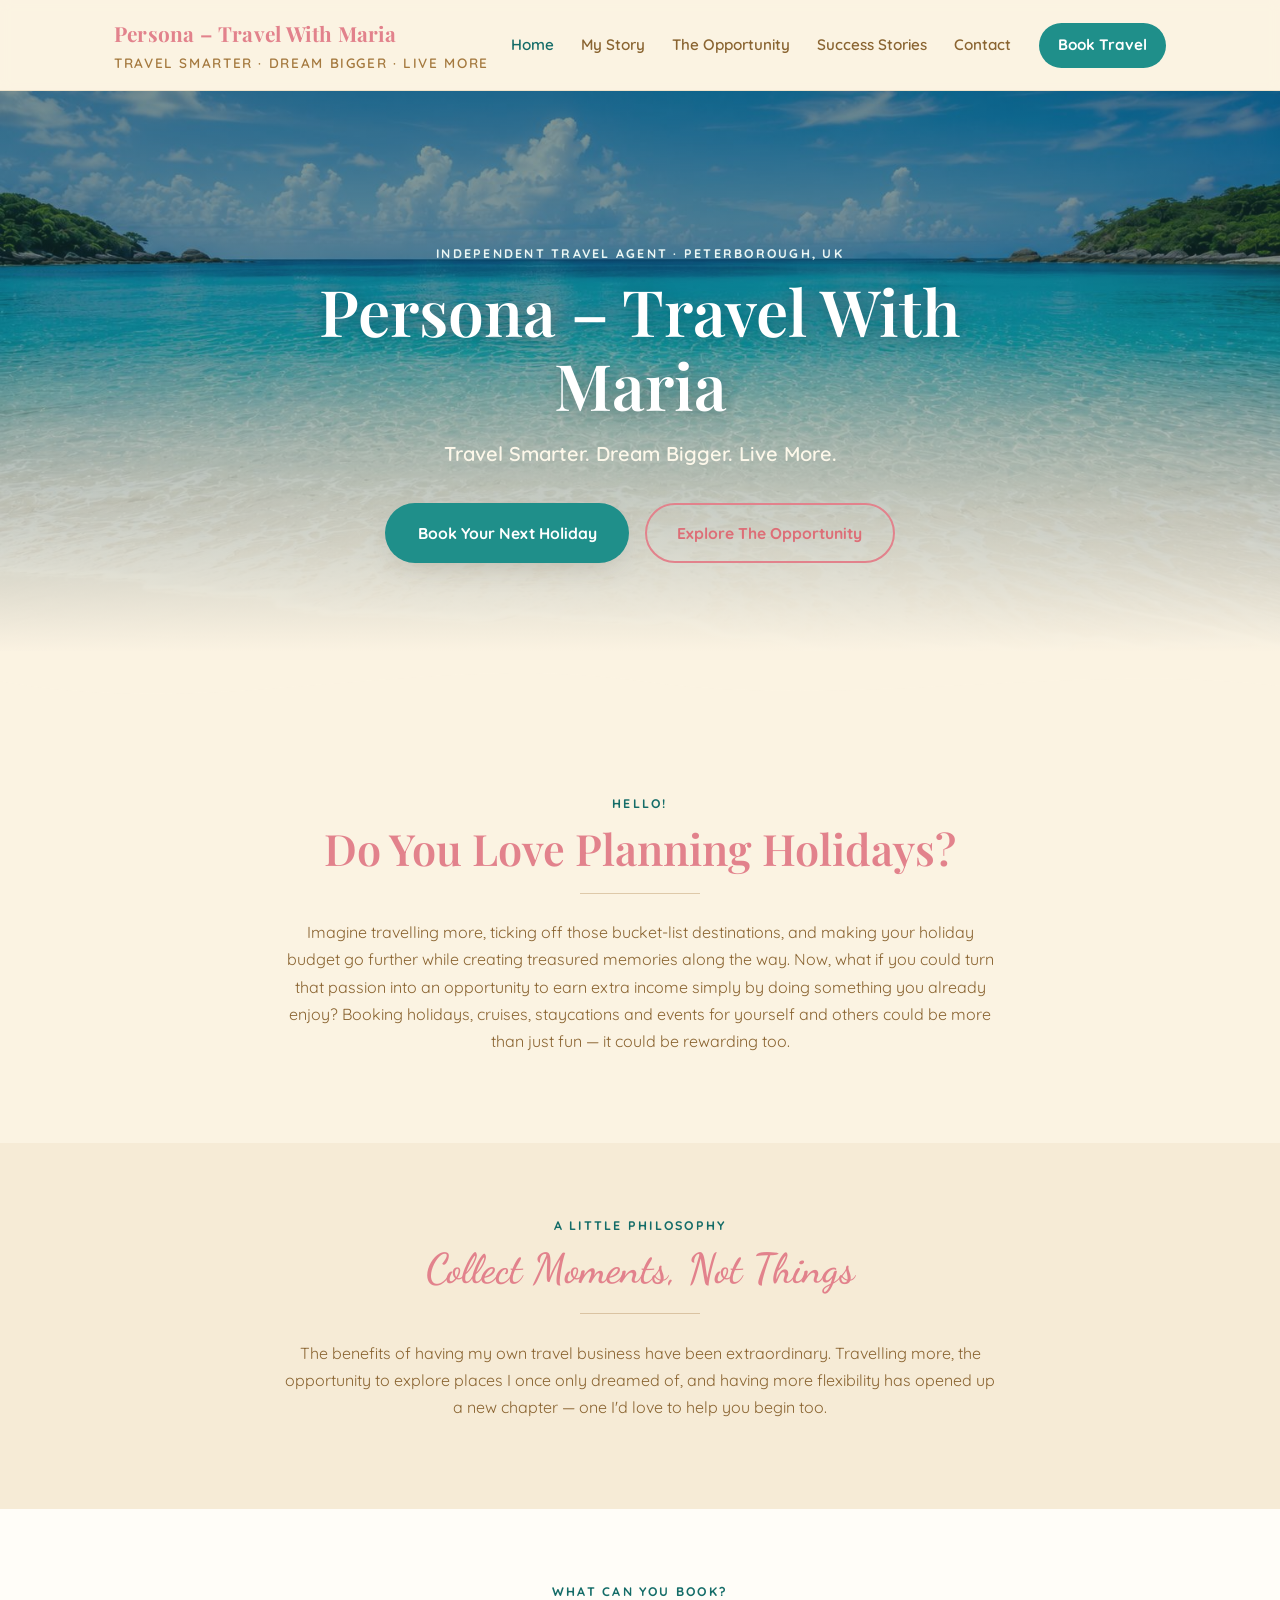
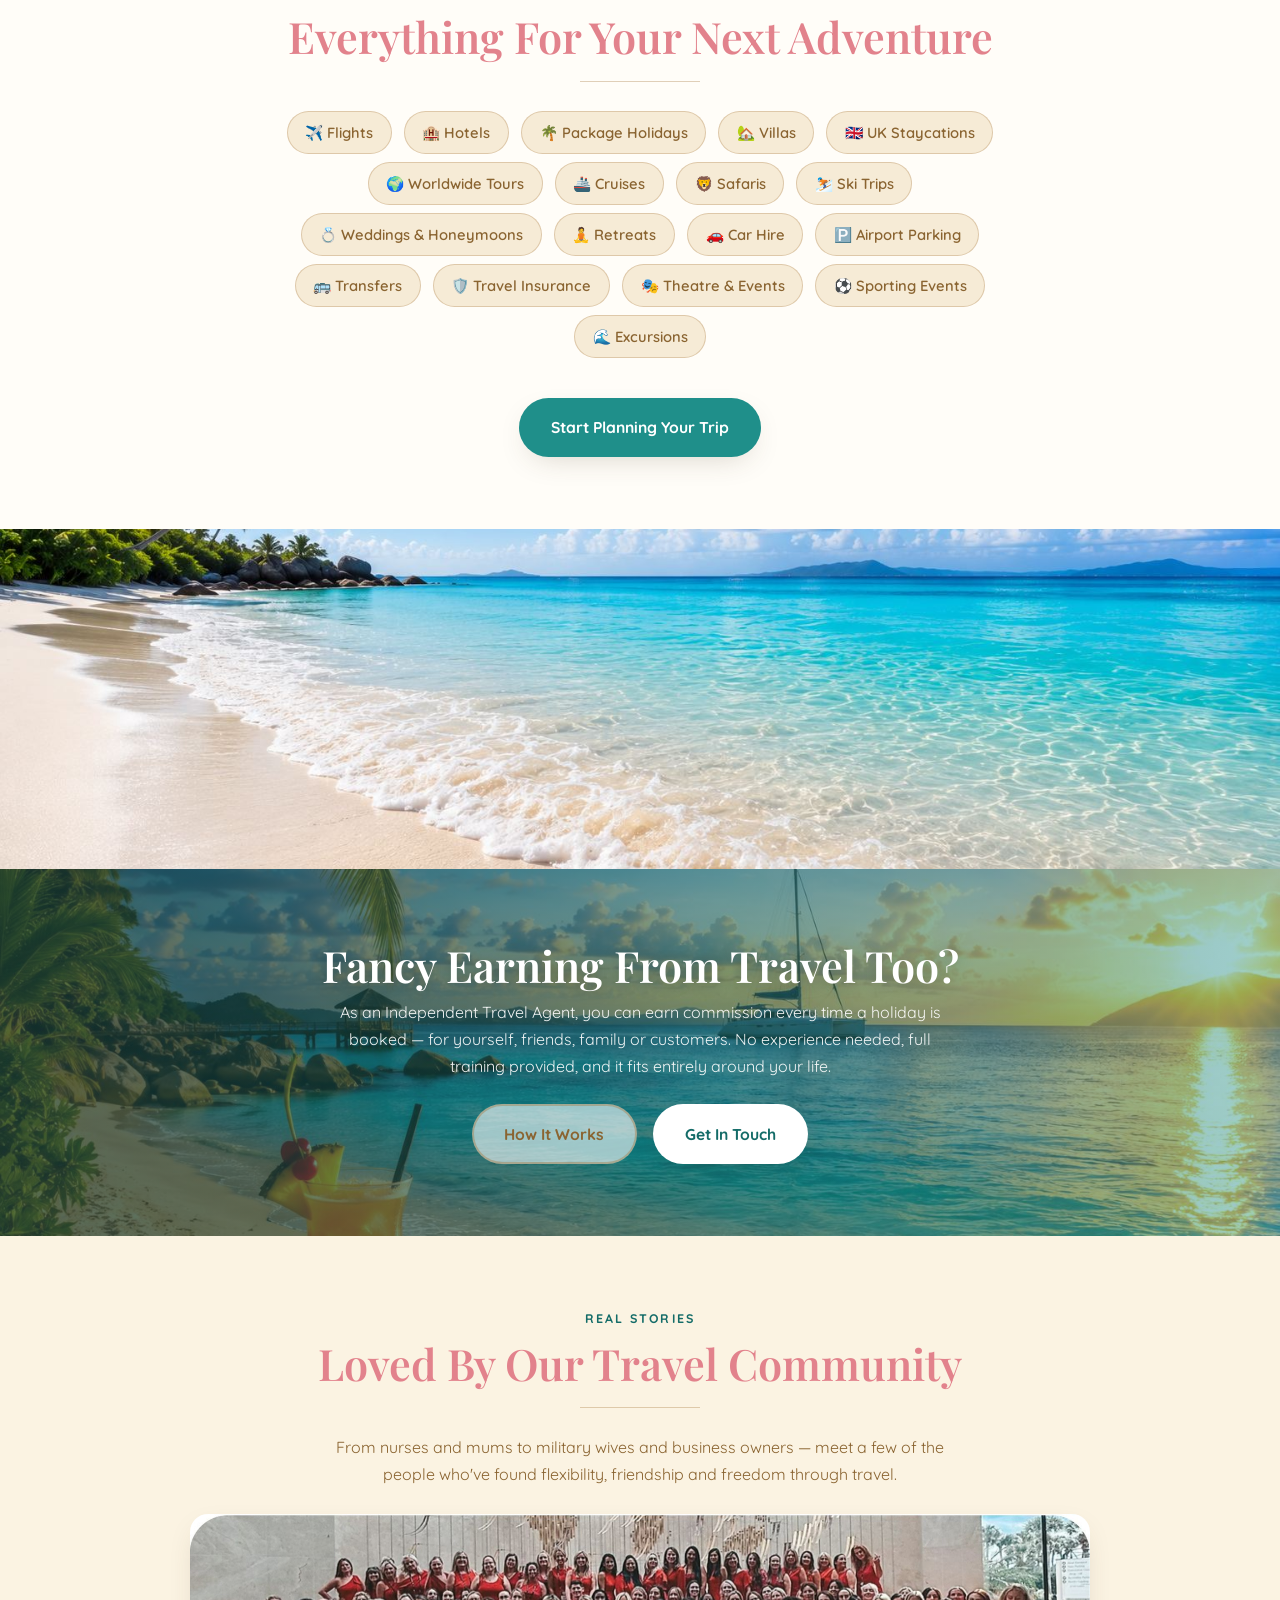
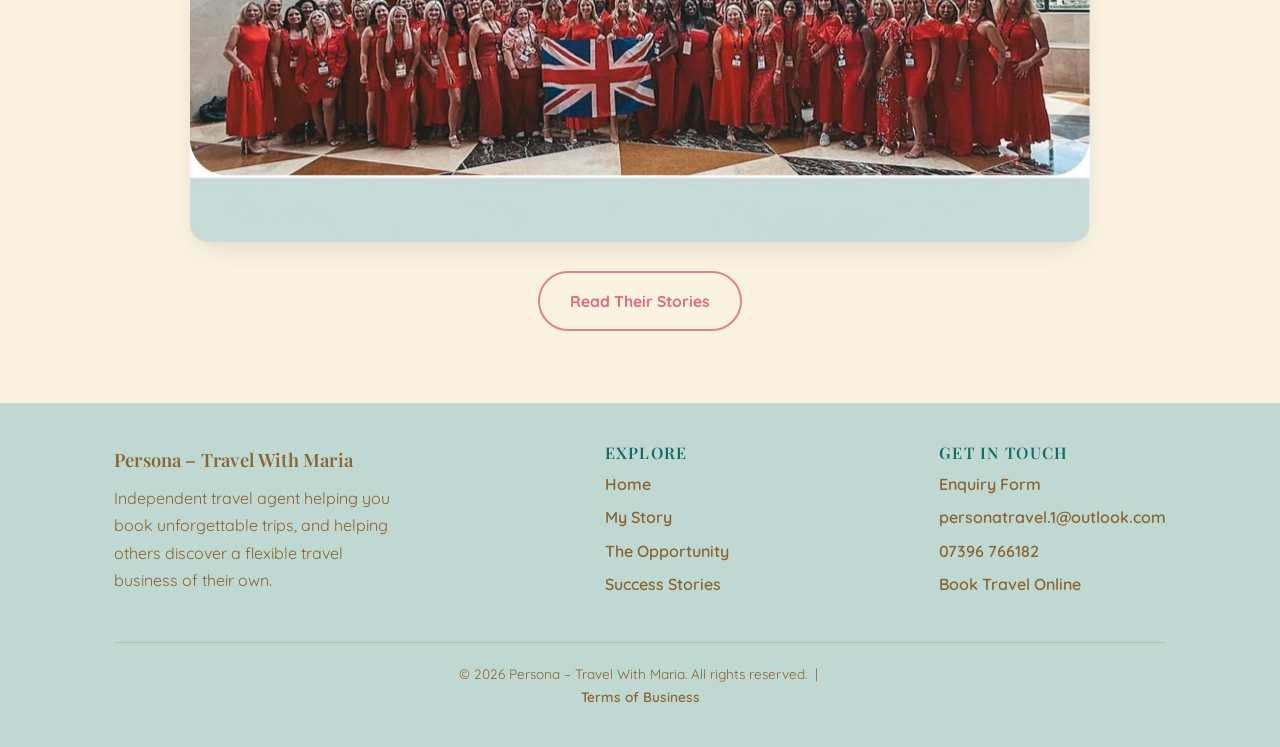
<file: index.html>
<!DOCTYPE html>
<html lang="en">
<head>
<meta charset="UTF-8">
<meta name="viewport" content="width=device-width, initial-scale=1.0">
<title>Persona – Travel With Maria | Independent Travel Agent</title>
<meta name="description" content="Travel smarter, dream bigger, live more. Book your next holiday or discover the flexible travel business opportunity with Maria.">
<link rel="stylesheet" href="style.css">
<meta property="og:type" content="website">
<meta property="og:title" content="Persona – Travel With Maria | Independent Travel Agent">
<meta property="og:description" content="Travel smarter, dream bigger, live more. Book your next holiday or discover the flexible travel business opportunity with Maria.">
<meta property="og:image" content="https://personatravelwithmaria.github.io/Persona-travel-with-maria/images/beach-calm-horizon.jpg">
<meta property="og:url" content="https://personatravelwithmaria.github.io/Persona-travel-with-maria/index.html">
<meta name="twitter:card" content="summary_large_image">
<meta name="twitter:title" content="Persona – Travel With Maria | Independent Travel Agent">
<meta name="twitter:description" content="Travel smarter, dream bigger, live more. Book your next holiday or discover the flexible travel business opportunity with Maria.">
<meta name="twitter:image" content="https://personatravelwithmaria.github.io/Persona-travel-with-maria/images/beach-calm-horizon.jpg">
</head>
<body>

<header class="site-header">
  <div class="nav-wrap">
    <a href="index.html" class="brand">Persona – Travel With Maria<span>Travel Smarter · Dream Bigger · Live More</span></a>
    <button class="nav-toggle" aria-label="Menu" onclick="document.querySelector('.main-nav').classList.toggle('open')">☰</button>
    <nav class="main-nav">
      <a href="index.html" class="active">Home</a>
      <a href="about.html">My Story</a>
      <a href="opportunity.html">The Opportunity</a>
      <a href="success-stories.html">Success Stories</a>
      <a href="contact.html">Contact</a>
      <a href="https://personatravelwithmaria.inteletravel.uk" target="_blank" rel="noopener" class="cta-link">Book Travel</a>
    </nav>
  </div>
</header>

<section class="hero photo" style="background-image:url('images/beach-calm-horizon.jpg');">
  <div class="container hero-inner">
    <span class="eyebrow">Independent Travel Agent · Peterborough, UK</span>
    <h1>Persona – Travel With Maria</h1>
    <p class="sub">Travel Smarter. Dream Bigger. Live More.</p>
    <div class="button-row">
      <a href="https://personatravelwithmaria.inteletravel.uk" target="_blank" rel="noopener" class="btn btn-primary">Book Your Next Holiday</a>
      <a href="opportunity.html" class="btn btn-outline">Explore The Opportunity</a>
    </div>
  </div>
</section>

<div class="wave" aria-hidden="true">
  <svg viewBox="0 0 1200 70" preserveAspectRatio="none"><path d="M0,30 C200,70 400,0 600,30 C800,60 1000,10 1200,35 L1200,70 L0,70 Z" fill="#fbf3e2"/></svg>
</div>

<section class="section cream">
  <div class="container center" style="max-width:760px;">
    <span class="eyebrow">Hello!</span>
    <h2>Do You Love Planning Holidays?</h2>
    <hr class="divider">
    <p>Imagine travelling more, ticking off those bucket-list destinations, and making your holiday budget go further while creating treasured memories along the way. Now, what if you could turn that passion into an opportunity to earn extra income simply by doing something you already enjoy? Booking holidays, cruises, staycations and events for yourself and others could be more than just fun — it could be rewarding too.</p>
  </div>
</section>

<section class="section soft">
  <div class="container center" style="max-width:760px;">
    <span class="eyebrow">A little philosophy</span>
    <h2 class="script" style="font-size:2.6rem; color:var(--coral);">Collect Moments, Not Things</h2>
    <hr class="divider">
    <p>The benefits of having my own travel business have been extraordinary. Travelling more, the opportunity to explore places I once only dreamed of, and having more flexibility has opened up a new chapter — one I'd love to help you begin too.</p>
  </div>
</section>

<section class="section white">
  <div class="container center">
    <span class="eyebrow">What Can You Book?</span>
    <h2>Everything For Your Next Adventure</h2>
    <hr class="divider">
    <div style="max-width:800px;margin:0 auto;">
      <span class="pill">✈️ Flights</span>
      <span class="pill">🏨 Hotels</span>
      <span class="pill">🌴 Package Holidays</span>
      <span class="pill">🏡 Villas</span>
      <span class="pill">🇬🇧 UK Staycations</span>
      <span class="pill">🌍 Worldwide Tours</span>
      <span class="pill">🚢 Cruises</span>
      <span class="pill">🦁 Safaris</span>
      <span class="pill">⛷️ Ski Trips</span>
      <span class="pill">💍 Weddings & Honeymoons</span>
      <span class="pill">🧘 Retreats</span>
      <span class="pill">🚗 Car Hire</span>
      <span class="pill">🅿️ Airport Parking</span>
      <span class="pill">🚌 Transfers</span>
      <span class="pill">🛡️ Travel Insurance</span>
      <span class="pill">🎭 Theatre & Events</span>
      <span class="pill">⚽ Sporting Events</span>
      <span class="pill">🌊 Excursions</span>
    </div>
    <div style="margin-top:2.2rem;">
      <a href="https://personatravelwithmaria.inteletravel.uk" target="_blank" rel="noopener" class="btn btn-primary">Start Planning Your Trip</a>
    </div>
  </div>
</section>

<img src="images/beach-palms-sunflare.jpg" alt="Sunlit tropical beach with palm trees and turquoise water" style="width:100%;height:340px;object-fit:cover;display:block;">

<section class="photo-banner" style="background-image:url('images/beach-sunset-cocktail.jpg');">
  <h2>Fancy Earning From Travel Too?</h2>
  <p>As an Independent Travel Agent, you can earn commission every time a holiday is booked — for yourself, friends, family or customers. No experience needed, full training provided, and it fits entirely around your life.</p>
  <div class="button-row">
    <a href="opportunity.html" class="btn btn-ghost">How It Works</a>
    <a href="contact.html" class="btn btn-primary" style="background:#fff;color:var(--teal-deep);">Get In Touch</a>
  </div>
</section>

<section class="section cream">
  <div class="container center">
    <span class="eyebrow">Real Stories</span>
    <h2>Loved By Our Travel Community</h2>
    <hr class="divider">
    <p style="max-width:640px;margin:0 auto 1.6rem;">From nurses and mums to military wives and business owners — meet a few of the people who've found flexibility, friendship and freedom through travel.</p>
    <img src="images/community-team-red.jpg" alt="Our travel community together at a conference" style="width:100%;max-width:900px;border-radius:var(--radius);box-shadow:var(--shadow);margin:0 auto 1.8rem;display:block;">
    <a href="success-stories.html" class="btn btn-outline">Read Their Stories</a>
  </div>
</section>

<footer class="site-footer">
  <div class="container">
    <div class="foot-grid">
      <div>
        <a href="index.html" class="brand" style="font-size:1.15rem;">Persona – Travel With Maria</a>
        <p style="margin-top:.6rem;max-width:280px;">Independent travel agent helping you book unforgettable trips, and helping others discover a flexible travel business of their own.</p>
      </div>
      <div>
        <h4>Explore</h4>
        <a href="index.html">Home</a>
        <a href="about.html">My Story</a>
        <a href="opportunity.html">The Opportunity</a>
        <a href="success-stories.html">Success Stories</a>
      </div>
      <div>
        <h4>Get In Touch</h4>
        <a href="contact.html">Enquiry Form</a>
        <a href="mailto:personatravel.1@outlook.com">personatravel.1@outlook.com</a>
        <a href="tel:+447396766182">07396 766182</a>
        <a href="https://personatravelwithmaria.inteletravel.uk" target="_blank" rel="noopener">Book Travel Online</a>
      </div>
    </div>
    <div class="foot-bottom">
      &copy; <span id="year"></span> Persona – Travel With Maria. All rights reserved. &nbsp;|&nbsp; <a href="terms.html">Terms of Business</a>
    </div>
  </div>
</footer>

<script>document.getElementById('year').textContent = new Date().getFullYear();</script>
</body>
</html>
</file>
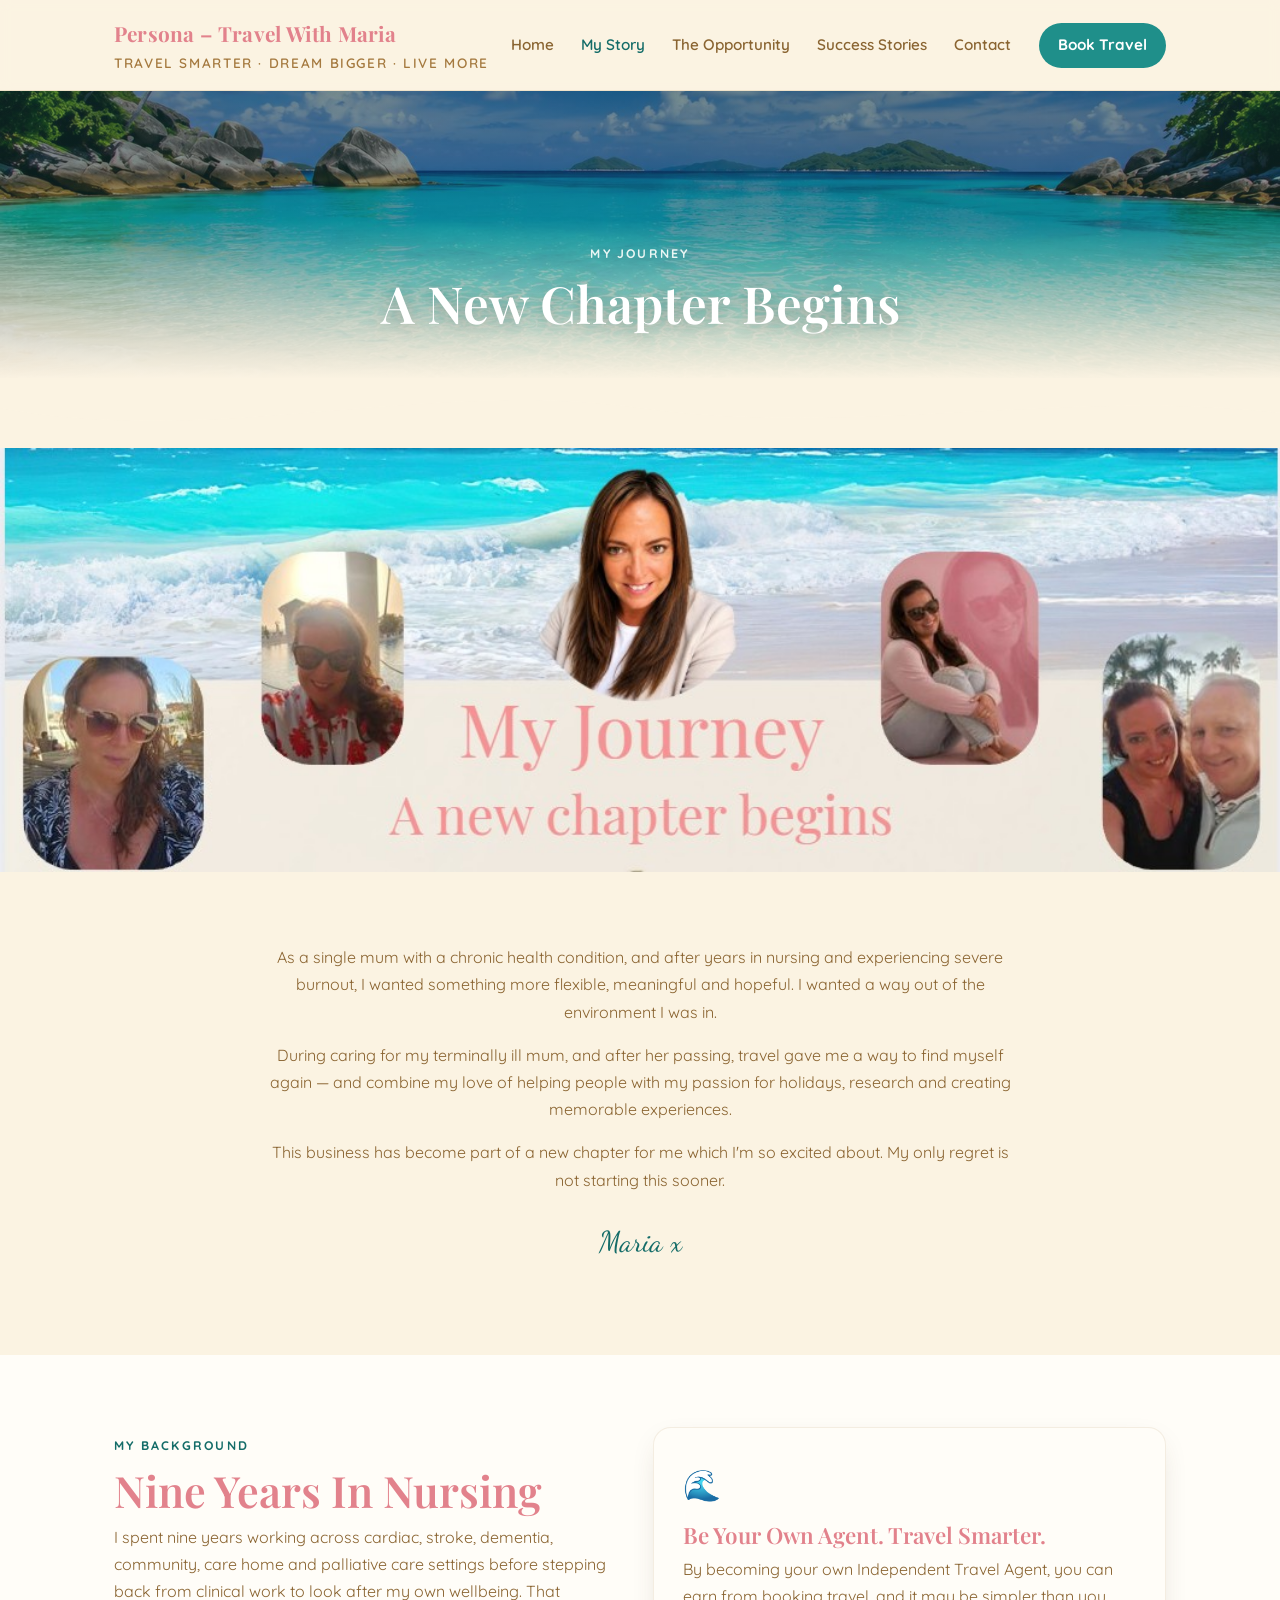
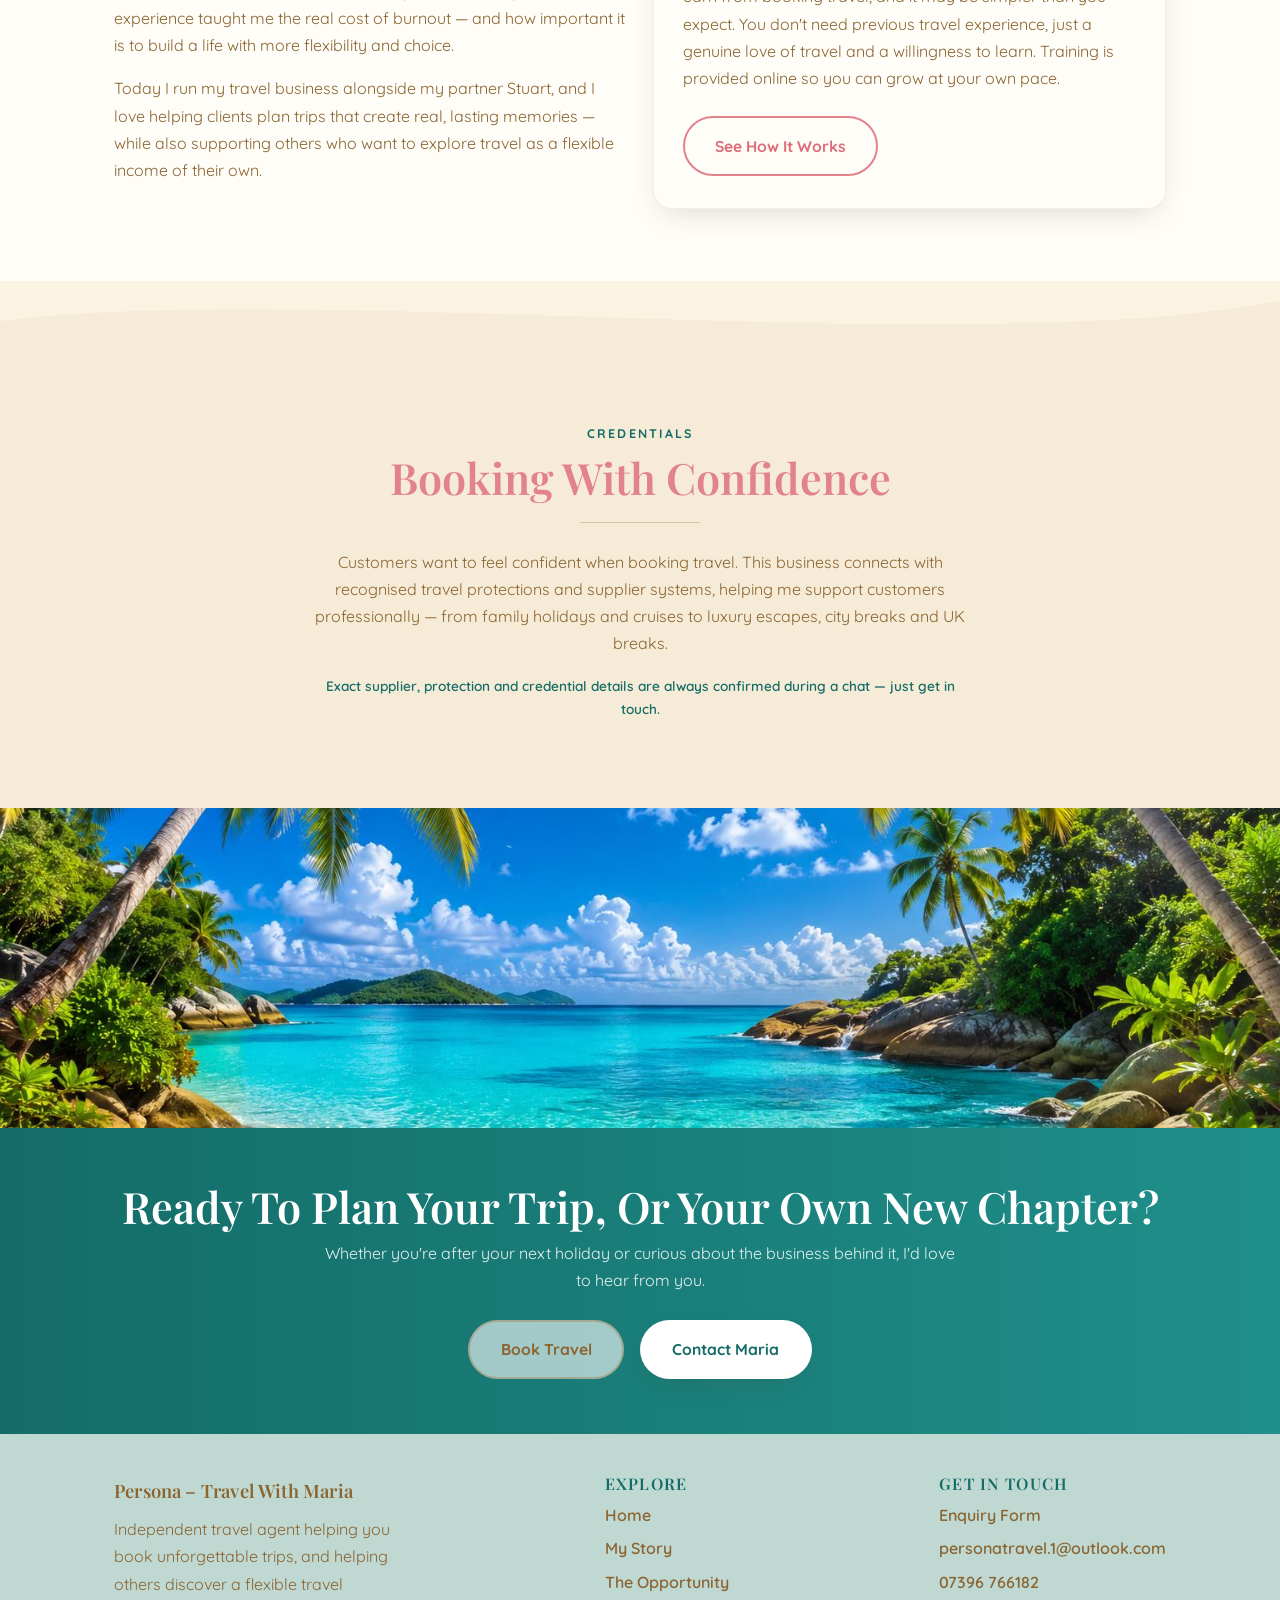
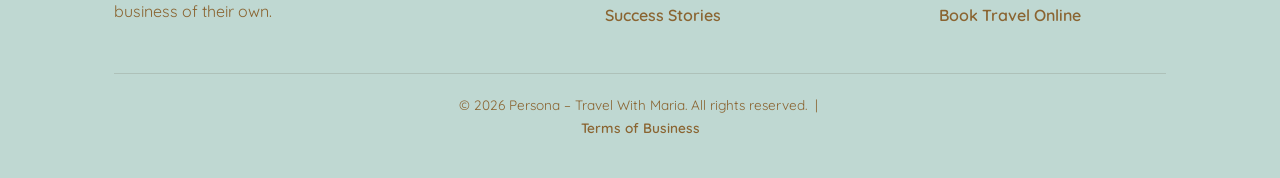
<file: about.html>
<!DOCTYPE html>
<html lang="en">
<head>
<meta charset="UTF-8">
<meta name="viewport" content="width=device-width, initial-scale=1.0">
<title>My Story | Persona – Travel With Maria</title>
<meta name="description" content="From nursing and burnout to building a flexible travel business — read Maria's journey.">
<link rel="stylesheet" href="style.css">
<meta property="og:type" content="website">
<meta property="og:title" content="My Story | Persona – Travel With Maria">
<meta property="og:description" content="From nursing and burnout to building a flexible travel business — read Maria's journey.">
<meta property="og:image" content="https://personatravelwithmaria.github.io/Persona-travel-with-maria/images/beach-cove-rocks.jpg">
<meta property="og:url" content="https://personatravelwithmaria.github.io/Persona-travel-with-maria/about.html">
<meta name="twitter:card" content="summary_large_image">
<meta name="twitter:title" content="My Story | Persona – Travel With Maria">
<meta name="twitter:description" content="From nursing and burnout to building a flexible travel business — read Maria's journey.">
<meta name="twitter:image" content="https://personatravelwithmaria.github.io/Persona-travel-with-maria/images/beach-cove-rocks.jpg">
</head>
<body>

<header class="site-header">
  <div class="nav-wrap">
    <a href="index.html" class="brand">Persona – Travel With Maria<span>Travel Smarter · Dream Bigger · Live More</span></a>
    <button class="nav-toggle" aria-label="Menu" onclick="document.querySelector('.main-nav').classList.toggle('open')">☰</button>
    <nav class="main-nav">
      <a href="index.html">Home</a>
      <a href="about.html" class="active">My Story</a>
      <a href="opportunity.html">The Opportunity</a>
      <a href="success-stories.html">Success Stories</a>
      <a href="contact.html">Contact</a>
      <a href="https://personatravelwithmaria.inteletravel.uk" target="_blank" rel="noopener" class="cta-link">Book Travel</a>
    </nav>
  </div>
</header>

<section class="hero photo" style="padding-bottom:2.5rem;background-image:url('images/beach-cove-rocks.jpg');">
  <div class="container hero-inner">
    <span class="eyebrow">My Journey</span>
    <h1 style="font-size:clamp(2.2rem,4.5vw,3.2rem);">A New Chapter Begins</h1>
  </div>
</section>

<div class="wave" aria-hidden="true">
  <svg viewBox="0 0 1200 70" preserveAspectRatio="none"><path d="M0,30 C200,70 400,0 600,30 C800,60 1000,10 1200,35 L1200,70 L0,70 Z" fill="#fbf3e2"/></svg>
</div>

<img src="images/maria-journey-strip.jpg" alt="Maria on various travels" style="width:100%;max-width:1400px;height:auto;display:block;margin:0 auto;">

<section class="section cream">
  <div class="container" style="max-width:800px;">
    <p style="text-align:center;">As a single mum with a chronic health condition, and after years in nursing and experiencing severe burnout, I wanted something more flexible, meaningful and hopeful. I wanted a way out of the environment I was in.</p>
    <p style="text-align:center;">During caring for my terminally ill mum, and after her passing, travel gave me a way to find myself again — and combine my love of helping people with my passion for holidays, research and creating memorable experiences.</p>
    <p style="text-align:center;">This business has become part of a new chapter for me which I'm so excited about. My only regret is not starting this sooner.</p>
    <p class="script center" style="font-size:1.8rem;margin-top:1.5rem;">Maria x</p>
  </div>
</section>

<section class="section white">
  <div class="container">
    <div class="grid cols-2" style="align-items:center;">
      <div>
        <span class="eyebrow">My Background</span>
        <h2>Nine Years In Nursing</h2>
        <p>I spent nine years working across cardiac, stroke, dementia, community, care home and palliative care settings before stepping back from clinical work to look after my own wellbeing. That experience taught me the real cost of burnout — and how important it is to build a life with more flexibility and choice.</p>
        <p>Today I run my travel business alongside my partner Stuart, and I love helping clients plan trips that create real, lasting memories — while also supporting others who want to explore travel as a flexible income of their own.</p>
      </div>
      <div class="card">
        <span class="icon">🌊</span>
        <h3>Be Your Own Agent. Travel Smarter.</h3>
        <p>By becoming your own Independent Travel Agent, you can earn from booking travel, and it may be simpler than you expect. You don't need previous travel experience, just a genuine love of travel and a willingness to learn. Training is provided online so you can grow at your own pace.</p>
        <a href="opportunity.html" class="btn btn-outline" style="margin-top:.5rem;">See How It Works</a>
      </div>
    </div>
  </div>
</section>

<div class="wave" aria-hidden="true">
  <svg viewBox="0 0 1200 70" preserveAspectRatio="none"><path d="M0,40 C300,0 900,80 1200,20 L1200,70 L0,70 Z" fill="#f6ebd6"/></svg>
</div>

<section class="section soft">
  <div class="container center" style="max-width:700px;">
    <span class="eyebrow">Credentials</span>
    <h2>Booking With Confidence</h2>
    <hr class="divider">
    <p>Customers want to feel confident when booking travel. This business connects with recognised travel protections and supplier systems, helping me support customers professionally — from family holidays and cruises to luxury escapes, city breaks and UK breaks.</p>
    <p style="font-size:.85rem;color:var(--teal-deep);font-weight:600;">Exact supplier, protection and credential details are always confirmed during a chat — just get in touch.</p>
  </div>
</section>

<img src="images/beach-palm-frame.jpg" alt="Palm trees framing a turquoise cove" style="width:100%;height:320px;object-fit:cover;display:block;">

<section class="strip">
  <h2>Ready To Plan Your Trip, Or Your Own New Chapter?</h2>
  <p>Whether you're after your next holiday or curious about the business behind it, I'd love to hear from you.</p>
  <div class="button-row">
    <a href="https://personatravelwithmaria.inteletravel.uk" target="_blank" rel="noopener" class="btn btn-ghost">Book Travel</a>
    <a href="contact.html" class="btn btn-primary" style="background:#fff;color:var(--teal-deep);">Contact Maria</a>
  </div>
</section>

<footer class="site-footer">
  <div class="container">
    <div class="foot-grid">
      <div>
        <a href="index.html" class="brand" style="font-size:1.15rem;">Persona – Travel With Maria</a>
        <p style="margin-top:.6rem;max-width:280px;">Independent travel agent helping you book unforgettable trips, and helping others discover a flexible travel business of their own.</p>
      </div>
      <div>
        <h4>Explore</h4>
        <a href="index.html">Home</a>
        <a href="about.html">My Story</a>
        <a href="opportunity.html">The Opportunity</a>
        <a href="success-stories.html">Success Stories</a>
      </div>
      <div>
        <h4>Get In Touch</h4>
        <a href="contact.html">Enquiry Form</a>
        <a href="mailto:personatravel.1@outlook.com">personatravel.1@outlook.com</a>
        <a href="tel:+447396766182">07396 766182</a>
        <a href="https://personatravelwithmaria.inteletravel.uk" target="_blank" rel="noopener">Book Travel Online</a>
      </div>
    </div>
    <div class="foot-bottom">
      &copy; <span id="year"></span> Persona – Travel With Maria. All rights reserved. &nbsp;|&nbsp; <a href="terms.html">Terms of Business</a>
    </div>
  </div>
</footer>
<script>document.getElementById('year').textContent = new Date().getFullYear();</script>
</body>
</html>
</file>
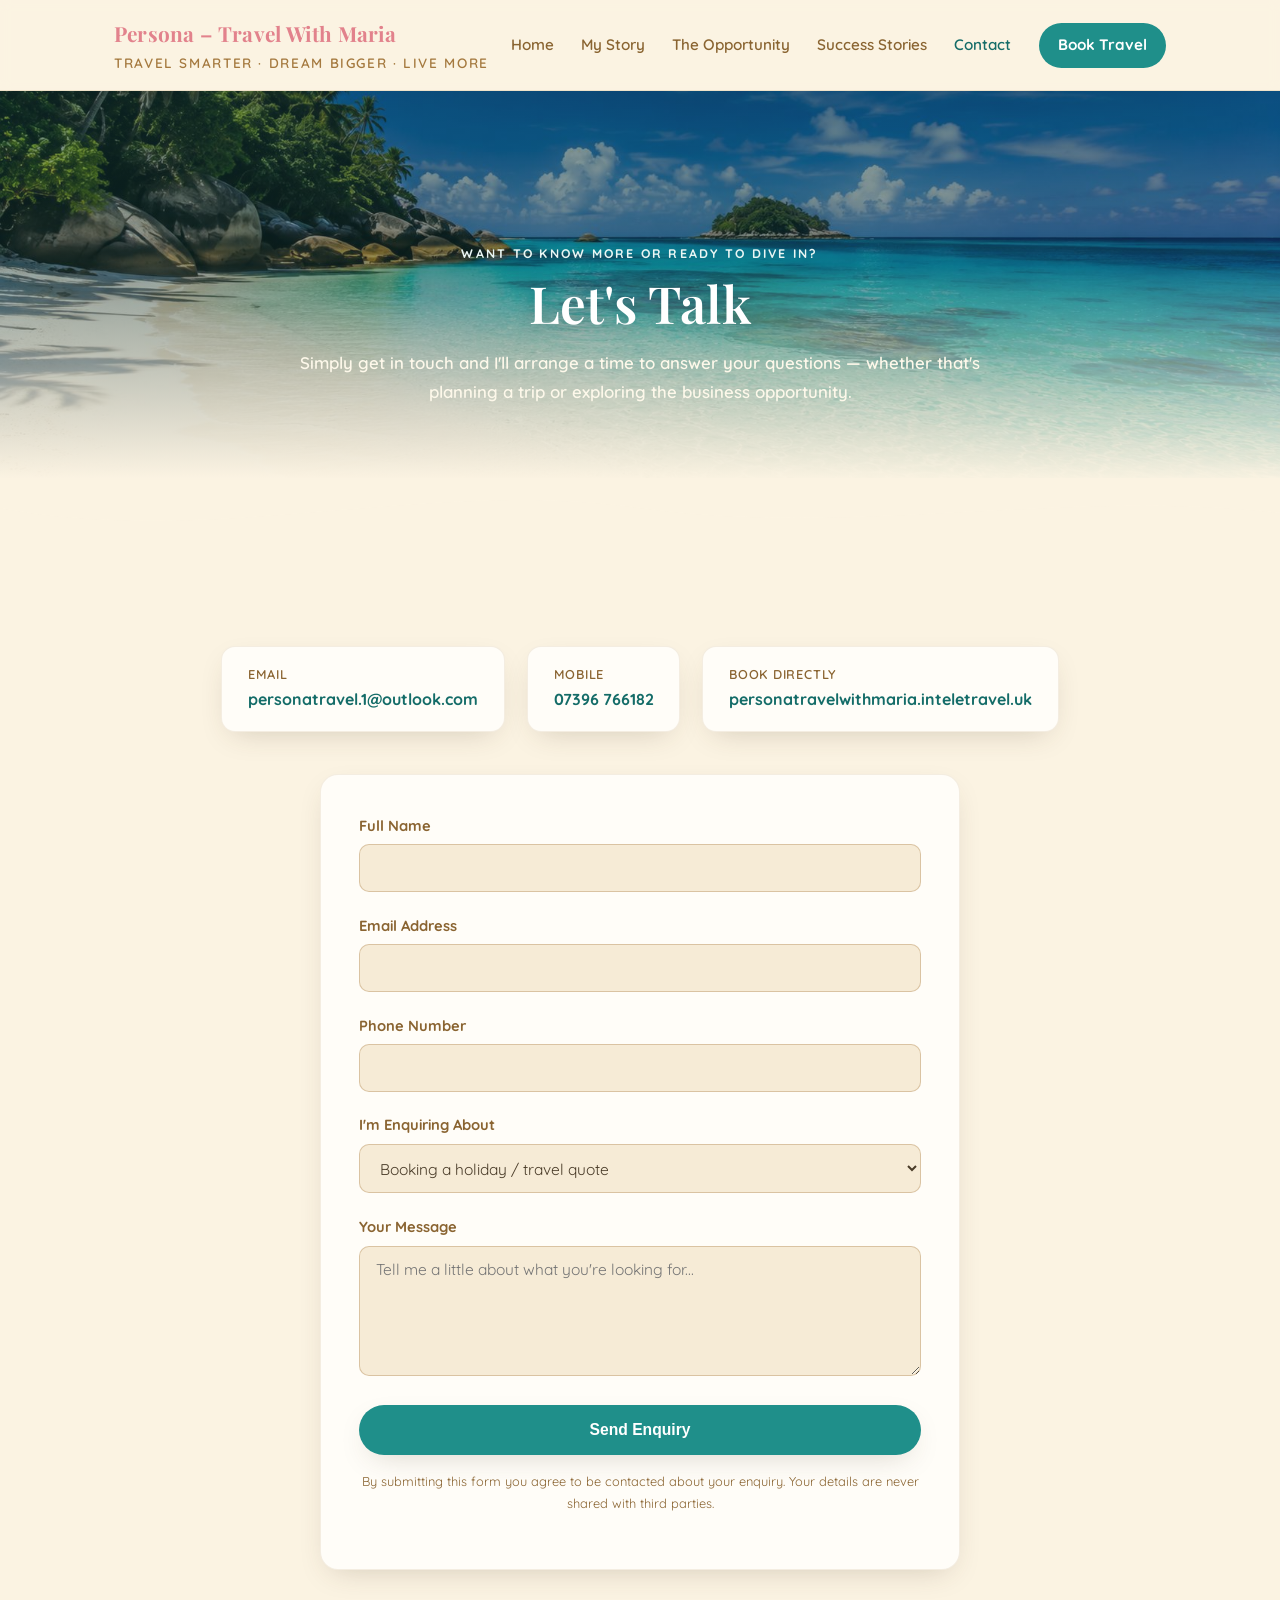
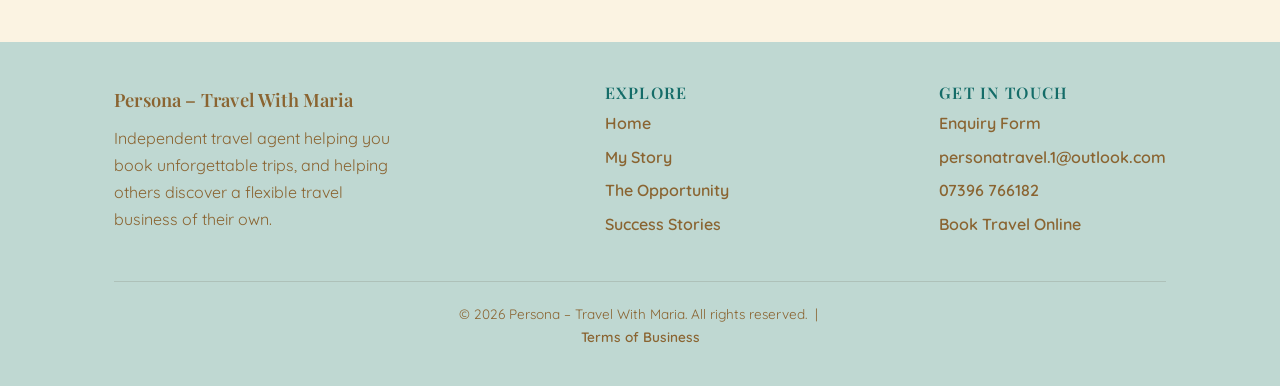
<file: contact.html>
<!DOCTYPE html>
<html lang="en">
<head>
<meta charset="UTF-8">
<meta name="viewport" content="width=device-width, initial-scale=1.0">
<title>Contact | Persona – Travel With Maria</title>
<meta name="description" content="Get in touch with Maria to plan your next holiday or find out more about the travel business opportunity.">
<link rel="stylesheet" href="style.css">
<meta property="og:type" content="website">
<meta property="og:title" content="Contact | Persona – Travel With Maria">
<meta property="og:description" content="Get in touch with Maria to plan your next holiday or find out more about the travel business opportunity.">
<meta property="og:image" content="https://personatravelwithmaria.github.io/Persona-travel-with-maria/images/beach-cove-island.jpg">
<meta property="og:url" content="https://personatravelwithmaria.github.io/Persona-travel-with-maria/contact.html">
<meta name="twitter:card" content="summary_large_image">
<meta name="twitter:title" content="Contact | Persona – Travel With Maria">
<meta name="twitter:description" content="Get in touch with Maria to plan your next holiday or find out more about the travel business opportunity.">
<meta name="twitter:image" content="https://personatravelwithmaria.github.io/Persona-travel-with-maria/images/beach-cove-island.jpg">
</head>
<body>

<header class="site-header">
  <div class="nav-wrap">
    <a href="index.html" class="brand">Persona – Travel With Maria<span>Travel Smarter · Dream Bigger · Live More</span></a>
    <button class="nav-toggle" aria-label="Menu" onclick="document.querySelector('.main-nav').classList.toggle('open')">☰</button>
    <nav class="main-nav">
      <a href="index.html">Home</a>
      <a href="about.html">My Story</a>
      <a href="opportunity.html">The Opportunity</a>
      <a href="success-stories.html">Success Stories</a>
      <a href="contact.html" class="active">Contact</a>
      <a href="https://personatravelwithmaria.inteletravel.uk" target="_blank" rel="noopener" class="cta-link">Book Travel</a>
    </nav>
  </div>
</header>

<section class="hero photo" style="padding-bottom:2.5rem;background-image:url('images/beach-cove-island.jpg');">
  <div class="container hero-inner">
    <span class="eyebrow">Want To Know More Or Ready To Dive In?</span>
    <h1 style="font-size:clamp(2.2rem,4.5vw,3.2rem);">Let's Talk</h1>
    <p class="sub" style="font-size:1.05rem;">Simply get in touch and I'll arrange a time to answer your questions — whether that's planning a trip or exploring the business opportunity.</p>
  </div>
</section>

<div class="wave" aria-hidden="true">
  <svg viewBox="0 0 1200 70" preserveAspectRatio="none"><path d="M0,30 C200,70 400,0 600,30 C800,60 1000,10 1200,35 L1200,70 L0,70 Z" fill="#fbf3e2"/></svg>
</div>

<section class="section cream">
  <div class="container">

    <div class="contact-info">
      <a class="item" href="mailto:personatravel.1@outlook.com"><span>Email</span>personatravel.1@outlook.com</a>
      <a class="item" href="tel:+447396766182"><span>Mobile</span>07396 766182</a>
      <a class="item" href="https://personatravelwithmaria.inteletravel.uk" target="_blank" rel="noopener"><span>Book Directly</span>personatravelwithmaria.inteletravel.uk</a>
    </div>

    <form class="enquiry" action="https://formsubmit.co/personatravel.1@outlook.com" method="POST">
      <!-- FormSubmit configuration -->
      <input type="hidden" name="_subject" value="New enquiry – Persona Travel With Maria">
      <input type="hidden" name="_captcha" value="true">
      <input type="hidden" name="_template" value="table">
      <input type="hidden" name="_next" value="thank-you.html">
      <input type="text" name="_honey" style="display:none" tabindex="-1" autocomplete="off">

      <div class="field">
        <label for="name">Full Name</label>
        <input type="text" id="name" name="Name" required>
      </div>

      <div class="field">
        <label for="email">Email Address</label>
        <input type="email" id="email" name="Email" required>
      </div>

      <div class="field">
        <label for="phone">Phone Number</label>
        <input type="tel" id="phone" name="Phone">
      </div>

      <div class="field">
        <label for="interest">I'm Enquiring About</label>
        <select id="interest" name="Enquiry Type">
          <option>Booking a holiday / travel quote</option>
          <option>The travel business opportunity</option>
          <option>Something else</option>
        </select>
      </div>

      <div class="field">
        <label for="message">Your Message</label>
        <textarea id="message" name="Message" placeholder="Tell me a little about what you're looking for..." required></textarea>
      </div>

      <button type="submit" class="btn btn-primary" style="width:100%;">Send Enquiry</button>
      <p style="font-size:.8rem;text-align:center;margin-top:1rem;">By submitting this form you agree to be contacted about your enquiry. Your details are never shared with third parties.</p>
    </form>

  </div>
</section>

<footer class="site-footer">
  <div class="container">
    <div class="foot-grid">
      <div>
        <a href="index.html" class="brand" style="font-size:1.15rem;">Persona – Travel With Maria</a>
        <p style="margin-top:.6rem;max-width:280px;">Independent travel agent helping you book unforgettable trips, and helping others discover a flexible travel business of their own.</p>
      </div>
      <div>
        <h4>Explore</h4>
        <a href="index.html">Home</a>
        <a href="about.html">My Story</a>
        <a href="opportunity.html">The Opportunity</a>
        <a href="success-stories.html">Success Stories</a>
      </div>
      <div>
        <h4>Get In Touch</h4>
        <a href="contact.html">Enquiry Form</a>
        <a href="mailto:personatravel.1@outlook.com">personatravel.1@outlook.com</a>
        <a href="tel:+447396766182">07396 766182</a>
        <a href="https://personatravelwithmaria.inteletravel.uk" target="_blank" rel="noopener">Book Travel Online</a>
      </div>
    </div>
    <div class="foot-bottom">
      &copy; <span id="year"></span> Persona – Travel With Maria. All rights reserved. &nbsp;|&nbsp; <a href="terms.html">Terms of Business</a>
    </div>
  </div>
</footer>
<script>document.getElementById('year').textContent = new Date().getFullYear();</script>
</body>
</html>
</file>
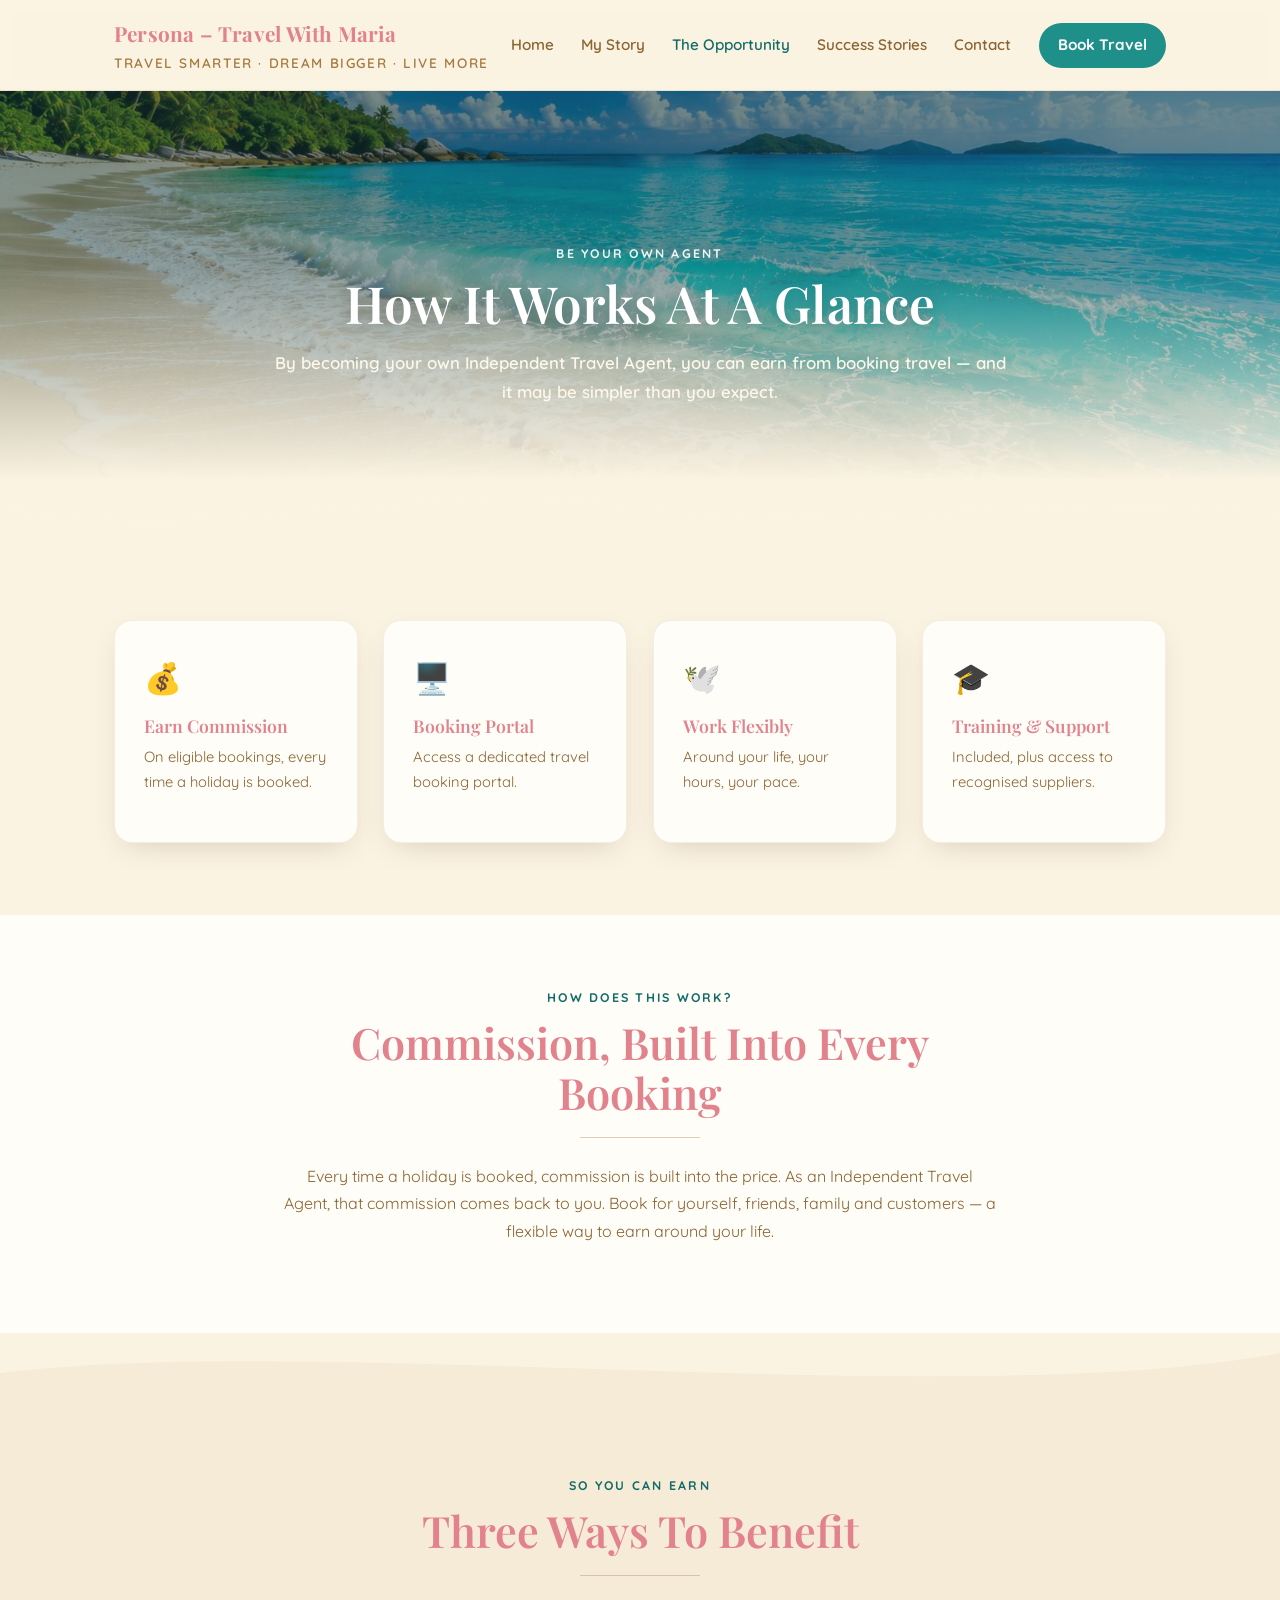
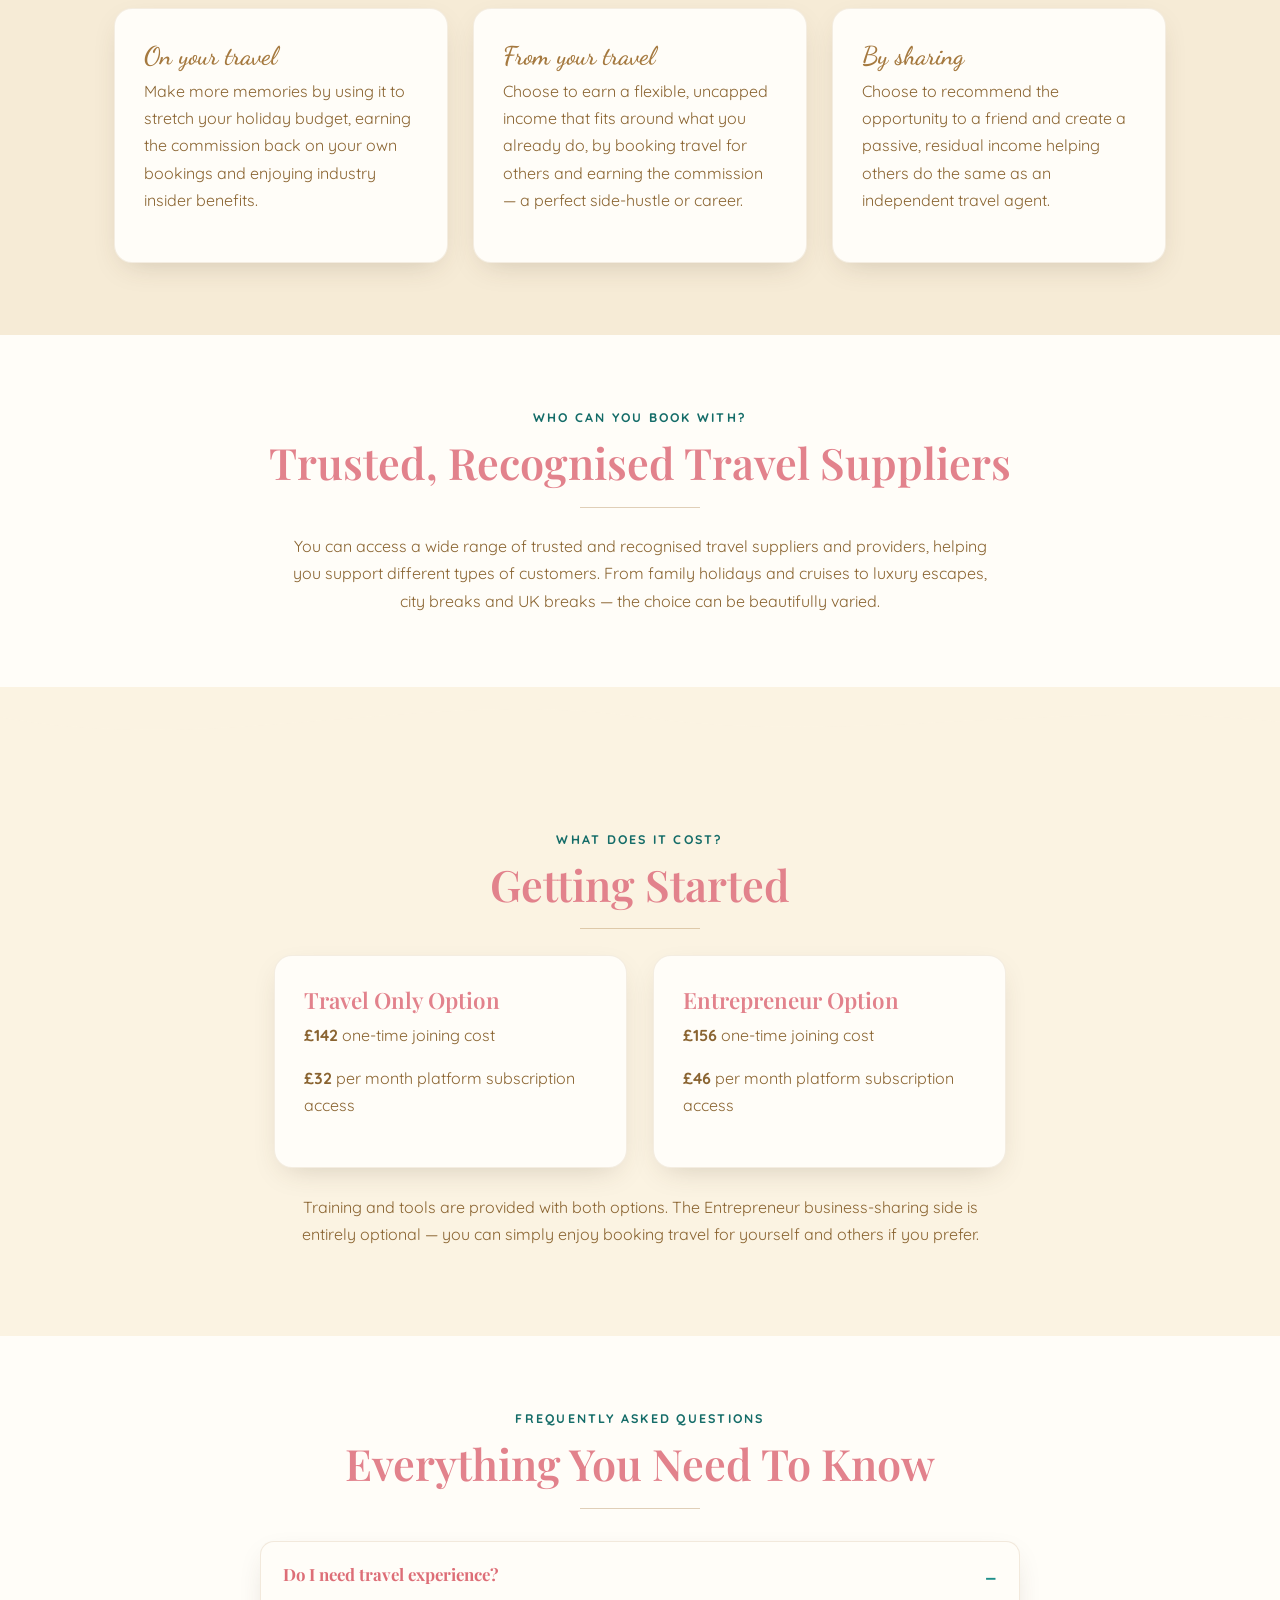
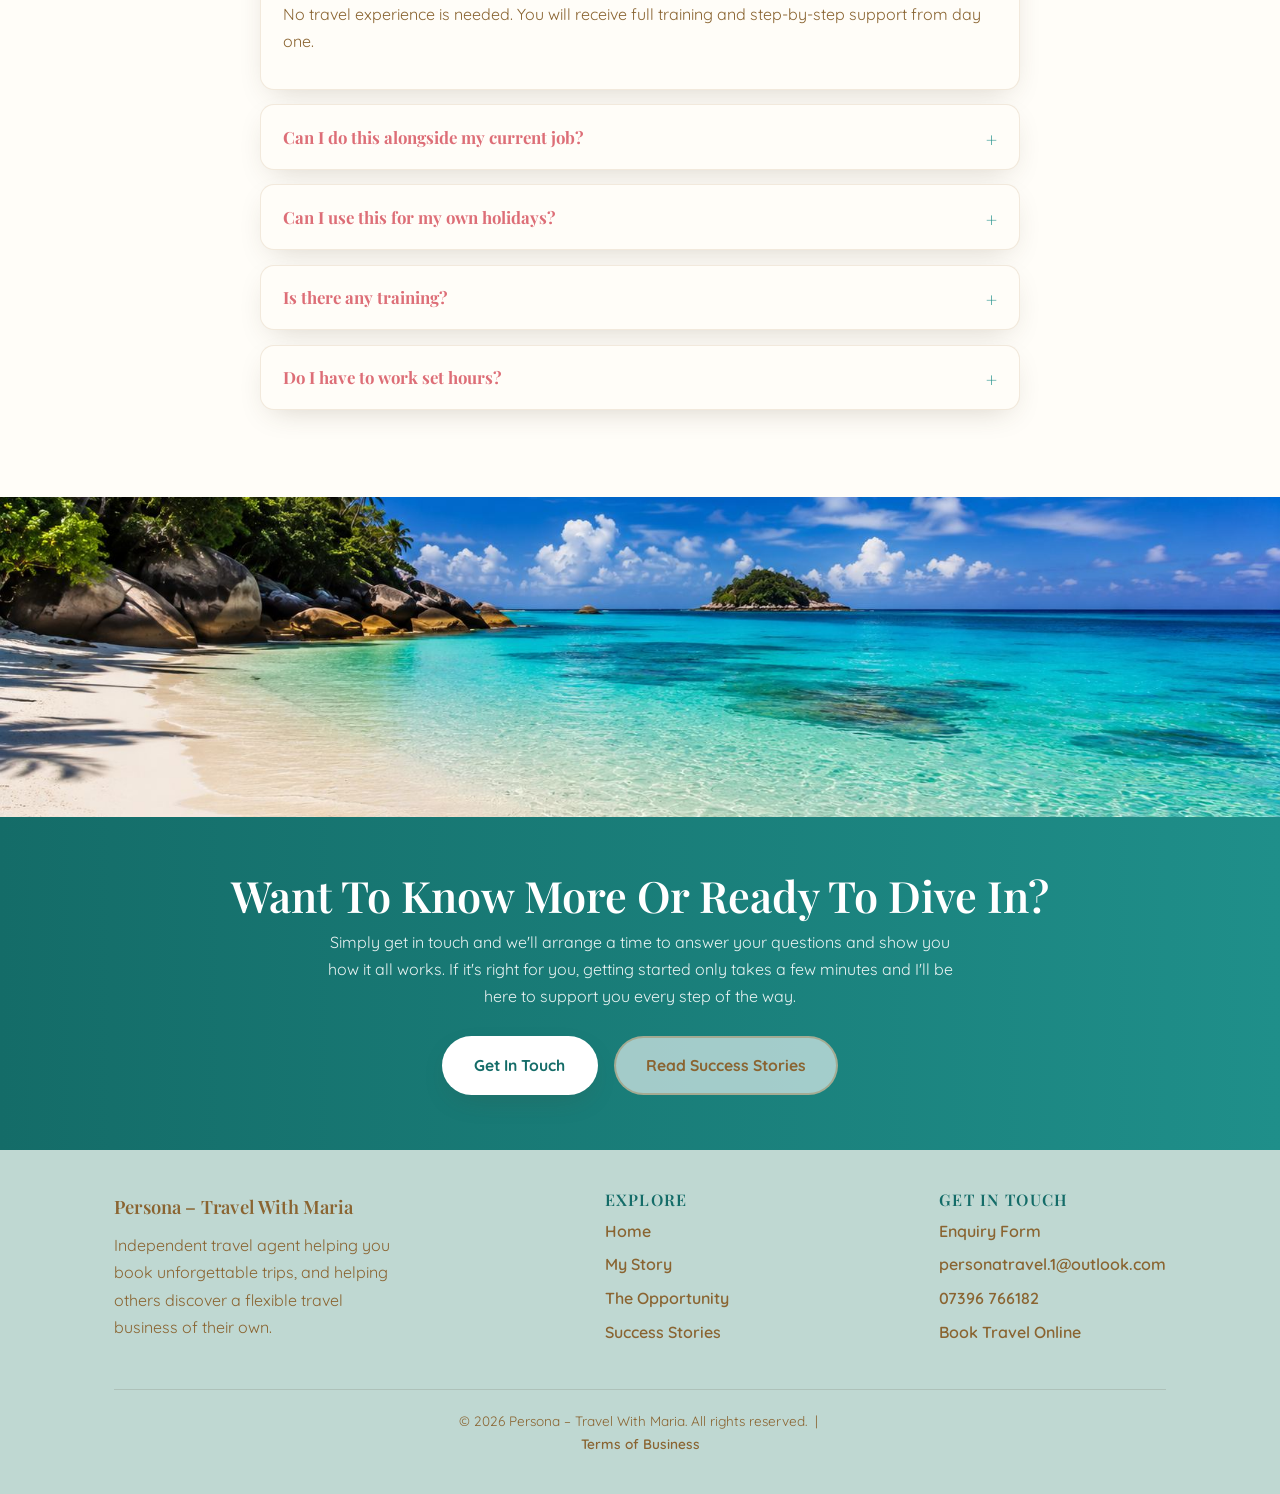
<file: opportunity.html>
<!DOCTYPE html>
<html lang="en">
<head>
<meta charset="UTF-8">
<meta name="viewport" content="width=device-width, initial-scale=1.0">
<title>The Opportunity | Persona – Travel With Maria</title>
<meta name="description" content="Become an Independent Travel Agent. Earn commission booking travel for yourself and others, flexible around your life, full training included.">
<link rel="stylesheet" href="style.css">
<meta property="og:type" content="website">
<meta property="og:title" content="The Opportunity | Persona – Travel With Maria">
<meta property="og:description" content="Become an Independent Travel Agent. Earn commission booking travel for yourself and others, flexible around your life, full training included.">
<meta property="og:image" content="https://personatravelwithmaria.github.io/Persona-travel-with-maria/images/beach-wave-break.jpg">
<meta property="og:url" content="https://personatravelwithmaria.github.io/Persona-travel-with-maria/opportunity.html">
<meta name="twitter:card" content="summary_large_image">
<meta name="twitter:title" content="The Opportunity | Persona – Travel With Maria">
<meta name="twitter:description" content="Become an Independent Travel Agent. Earn commission booking travel for yourself and others, flexible around your life, full training included.">
<meta name="twitter:image" content="https://personatravelwithmaria.github.io/Persona-travel-with-maria/images/beach-wave-break.jpg">
</head>
<body>

<header class="site-header">
  <div class="nav-wrap">
    <a href="index.html" class="brand">Persona – Travel With Maria<span>Travel Smarter · Dream Bigger · Live More</span></a>
    <button class="nav-toggle" aria-label="Menu" onclick="document.querySelector('.main-nav').classList.toggle('open')">☰</button>
    <nav class="main-nav">
      <a href="index.html">Home</a>
      <a href="about.html">My Story</a>
      <a href="opportunity.html" class="active">The Opportunity</a>
      <a href="success-stories.html">Success Stories</a>
      <a href="contact.html">Contact</a>
      <a href="https://personatravelwithmaria.inteletravel.uk" target="_blank" rel="noopener" class="cta-link">Book Travel</a>
    </nav>
  </div>
</header>

<section class="hero photo" style="padding-bottom:2.5rem;background-image:url('images/beach-wave-break.jpg');">
  <div class="container hero-inner">
    <span class="eyebrow">Be Your Own Agent</span>
    <h1 style="font-size:clamp(2.2rem,4.5vw,3.2rem);">How It Works At A Glance</h1>
    <p class="sub" style="font-size:1.05rem;">By becoming your own Independent Travel Agent, you can earn from booking travel — and it may be simpler than you expect.</p>
  </div>
</section>

<div class="wave" aria-hidden="true">
  <svg viewBox="0 0 1200 70" preserveAspectRatio="none"><path d="M0,30 C200,70 400,0 600,30 C800,60 1000,10 1200,35 L1200,70 L0,70 Z" fill="#fbf3e2"/></svg>
</div>

<section class="section cream">
  <div class="container">
    <div class="grid cols-4">
      <div class="card">
        <span class="icon">💰</span>
        <h3 style="font-size:1.1rem;">Earn Commission</h3>
        <p style="font-size:.92rem;">On eligible bookings, every time a holiday is booked.</p>
      </div>
      <div class="card">
        <span class="icon">🖥️</span>
        <h3 style="font-size:1.1rem;">Booking Portal</h3>
        <p style="font-size:.92rem;">Access a dedicated travel booking portal.</p>
      </div>
      <div class="card">
        <span class="icon">🕊️</span>
        <h3 style="font-size:1.1rem;">Work Flexibly</h3>
        <p style="font-size:.92rem;">Around your life, your hours, your pace.</p>
      </div>
      <div class="card">
        <span class="icon">🎓</span>
        <h3 style="font-size:1.1rem;">Training & Support</h3>
        <p style="font-size:.92rem;">Included, plus access to recognised suppliers.</p>
      </div>
    </div>
  </div>
</section>

<section class="section white">
  <div class="container center" style="max-width:760px;">
    <span class="eyebrow">How Does This Work?</span>
    <h2>Commission, Built Into Every Booking</h2>
    <hr class="divider">
    <p>Every time a holiday is booked, commission is built into the price. As an Independent Travel Agent, that commission comes back to you. Book for yourself, friends, family and customers — a flexible way to earn around your life.</p>
  </div>
</section>

<div class="wave" aria-hidden="true">
  <svg viewBox="0 0 1200 70" preserveAspectRatio="none"><path d="M0,40 C300,0 900,80 1200,20 L1200,70 L0,70 Z" fill="#f6ebd6"/></svg>
</div>

<section class="section soft">
  <div class="container">
    <div class="center" style="margin-bottom:2rem;">
      <span class="eyebrow">So You Can Earn</span>
      <h2>Three Ways To Benefit</h2>
      <hr class="divider">
    </div>
    <div class="grid cols-3">
      <div class="card">
        <h3 class="script" style="font-size:1.6rem;color:var(--gold);">On your travel</h3>
        <p>Make more memories by using it to stretch your holiday budget, earning the commission back on your own bookings and enjoying industry insider benefits.</p>
      </div>
      <div class="card">
        <h3 class="script" style="font-size:1.6rem;color:var(--gold);">From your travel</h3>
        <p>Choose to earn a flexible, uncapped income that fits around what you already do, by booking travel for others and earning the commission — a perfect side-hustle or career.</p>
      </div>
      <div class="card">
        <h3 class="script" style="font-size:1.6rem;color:var(--gold);">By sharing</h3>
        <p>Choose to recommend the opportunity to a friend and create a passive, residual income helping others do the same as an independent travel agent.</p>
      </div>
    </div>
  </div>
</section>

<section class="section white">
  <div class="container center">
    <span class="eyebrow">Who Can You Book With?</span>
    <h2>Trusted, Recognised Travel Suppliers</h2>
    <hr class="divider">
    <p style="max-width:700px;margin:0 auto;">You can access a wide range of trusted and recognised travel suppliers and providers, helping you support different types of customers. From family holidays and cruises to luxury escapes, city breaks and UK breaks — the choice can be beautifully varied.</p>
  </div>
</section>

<div class="wave" aria-hidden="true">
  <svg viewBox="0 0 1200 70" preserveAspectRatio="none"><path d="M0,30 C200,70 400,0 600,30 C800,60 1000,10 1200,35 L1200,70 L0,70 Z" fill="#fbf3e2"/></svg>
</div>

<section class="section cream">
  <div class="container center" style="max-width:780px;">
    <span class="eyebrow">What Does It Cost?</span>
    <h2>Getting Started</h2>
    <hr class="divider">
    <div class="grid cols-2" style="text-align:left;">
      <div class="card">
        <h3>Travel Only Option</h3>
        <p><strong>£142</strong> one-time joining cost</p>
        <p><strong>£32</strong> per month platform subscription access</p>
      </div>
      <div class="card">
        <h3>Entrepreneur Option</h3>
        <p><strong>£156</strong> one-time joining cost</p>
        <p><strong>£46</strong> per month platform subscription access</p>
      </div>
    </div>
    <p style="margin-top:1.6rem;">Training and tools are provided with both options. The Entrepreneur business-sharing side is entirely optional — you can simply enjoy booking travel for yourself and others if you prefer.</p>
  </div>
</section>

<section class="section white">
  <div class="container">
    <div class="center" style="margin-bottom:2rem;">
      <span class="eyebrow">Frequently Asked Questions</span>
      <h2>Everything You Need To Know</h2>
      <hr class="divider">
    </div>
    <div style="max-width:760px;margin:0 auto;">
      <details class="faq" open>
        <summary>Do I need travel experience?</summary>
        <p>No travel experience is needed. You will receive full training and step-by-step support from day one.</p>
      </details>
      <details class="faq">
        <summary>Can I do this alongside my current job?</summary>
        <p>Absolutely. Many agents start part-time alongside existing jobs, building gradually at their own pace.</p>
      </details>
      <details class="faq">
        <summary>Can I use this for my own holidays?</summary>
        <p>Yes. As an agent you can book your own holidays and may benefit from exclusive travel perks and rates.</p>
      </details>
      <details class="faq">
        <summary>Is there any training?</summary>
        <p>Yes. Full training, online tools and supplier resources are all available to help you grow with confidence.</p>
      </details>
      <details class="faq">
        <summary>Do I have to work set hours?</summary>
        <p>No, it's completely flexible. You choose your own hours and work entirely around your lifestyle and commitments.</p>
      </details>
    </div>
  </div>
</section>

<img src="images/beach-cove-island.jpg" alt="Secluded turquoise cove with rocks and distant islands" style="width:100%;height:320px;object-fit:cover;display:block;">

<section class="strip">
  <h2>Want To Know More Or Ready To Dive In?</h2>
  <p>Simply get in touch and we'll arrange a time to answer your questions and show you how it all works. If it's right for you, getting started only takes a few minutes and I'll be here to support you every step of the way.</p>
  <div class="button-row">
    <a href="contact.html" class="btn btn-primary" style="background:#fff;color:var(--teal-deep);">Get In Touch</a>
    <a href="success-stories.html" class="btn btn-ghost">Read Success Stories</a>
  </div>
</section>

<footer class="site-footer">
  <div class="container">
    <div class="foot-grid">
      <div>
        <a href="index.html" class="brand" style="font-size:1.15rem;">Persona – Travel With Maria</a>
        <p style="margin-top:.6rem;max-width:280px;">Independent travel agent helping you book unforgettable trips, and helping others discover a flexible travel business of their own.</p>
      </div>
      <div>
        <h4>Explore</h4>
        <a href="index.html">Home</a>
        <a href="about.html">My Story</a>
        <a href="opportunity.html">The Opportunity</a>
        <a href="success-stories.html">Success Stories</a>
      </div>
      <div>
        <h4>Get In Touch</h4>
        <a href="contact.html">Enquiry Form</a>
        <a href="mailto:personatravel.1@outlook.com">personatravel.1@outlook.com</a>
        <a href="tel:+447396766182">07396 766182</a>
        <a href="https://personatravelwithmaria.inteletravel.uk" target="_blank" rel="noopener">Book Travel Online</a>
      </div>
    </div>
    <div class="foot-bottom">
      &copy; <span id="year"></span> Persona – Travel With Maria. All rights reserved. &nbsp;|&nbsp; <a href="terms.html">Terms of Business</a>
    </div>
  </div>
</footer>
<script>document.getElementById('year').textContent = new Date().getFullYear();</script>
</body>
</html>
</file>
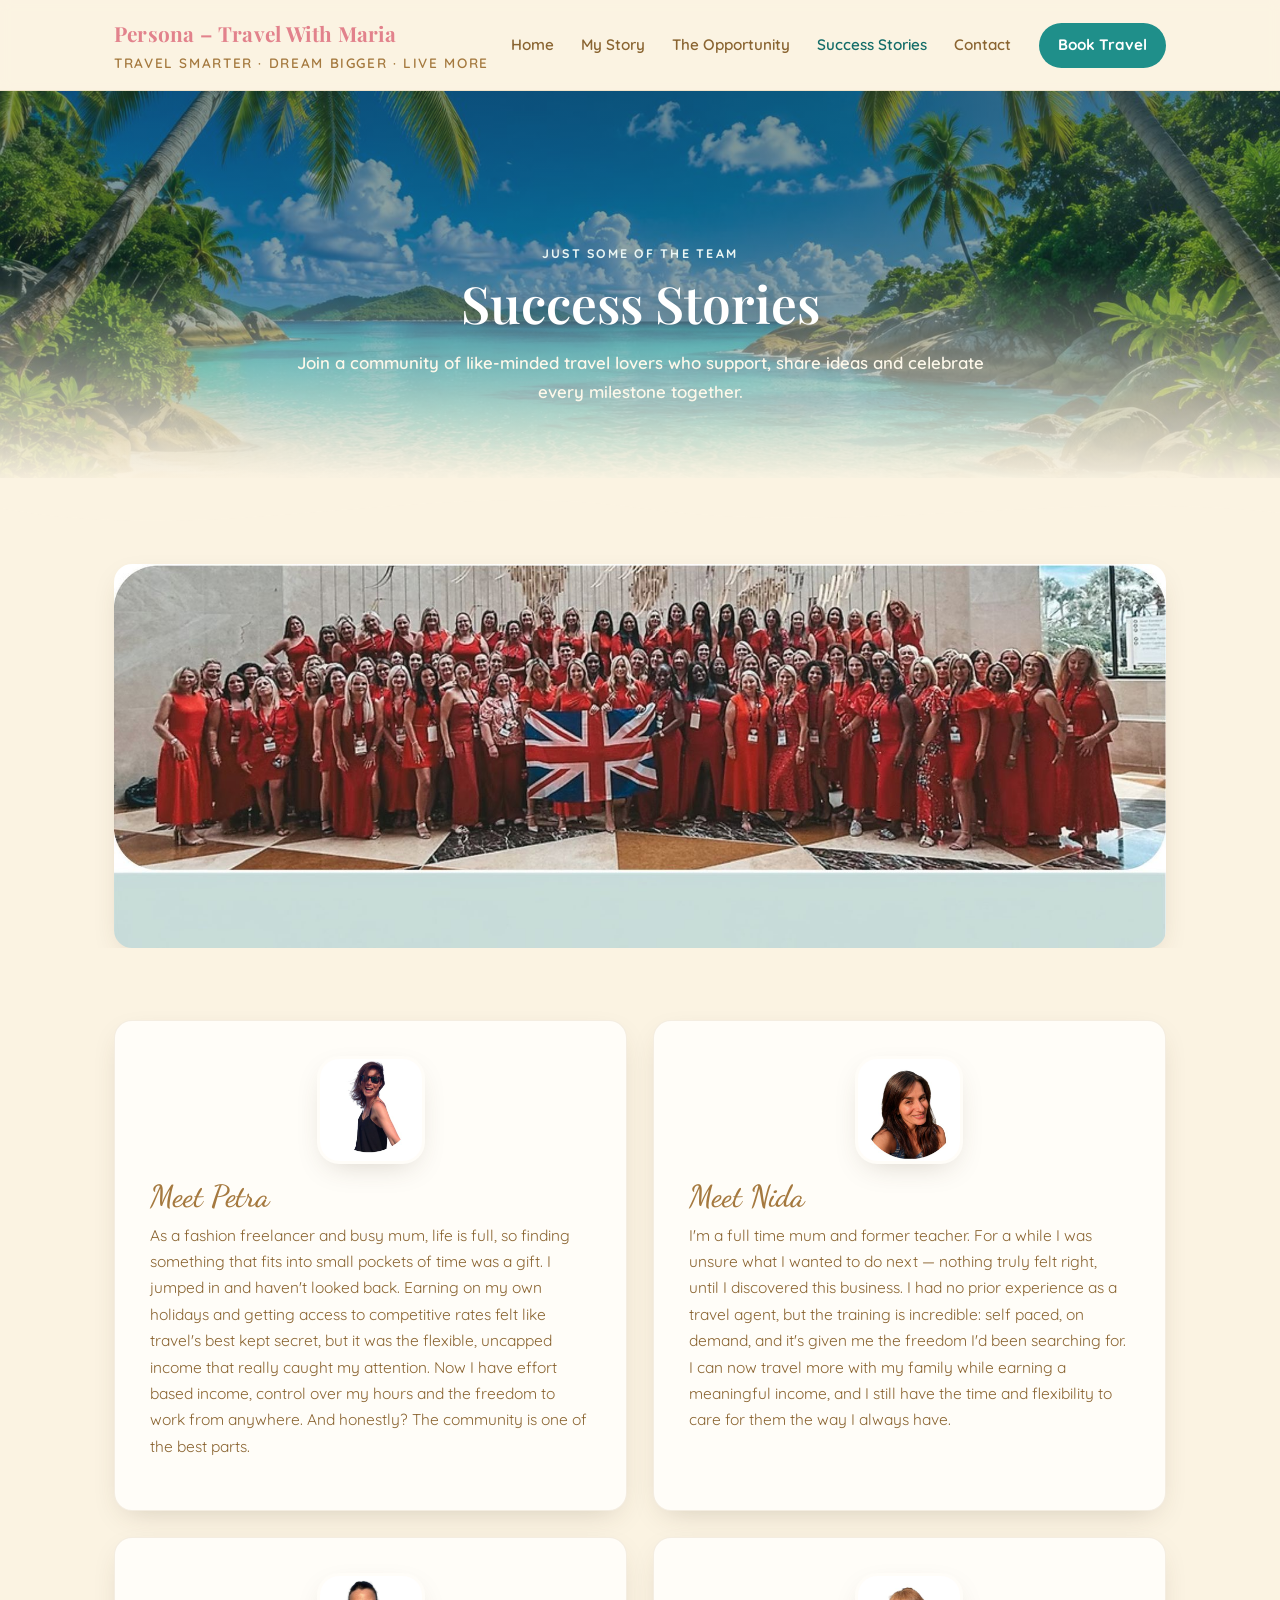
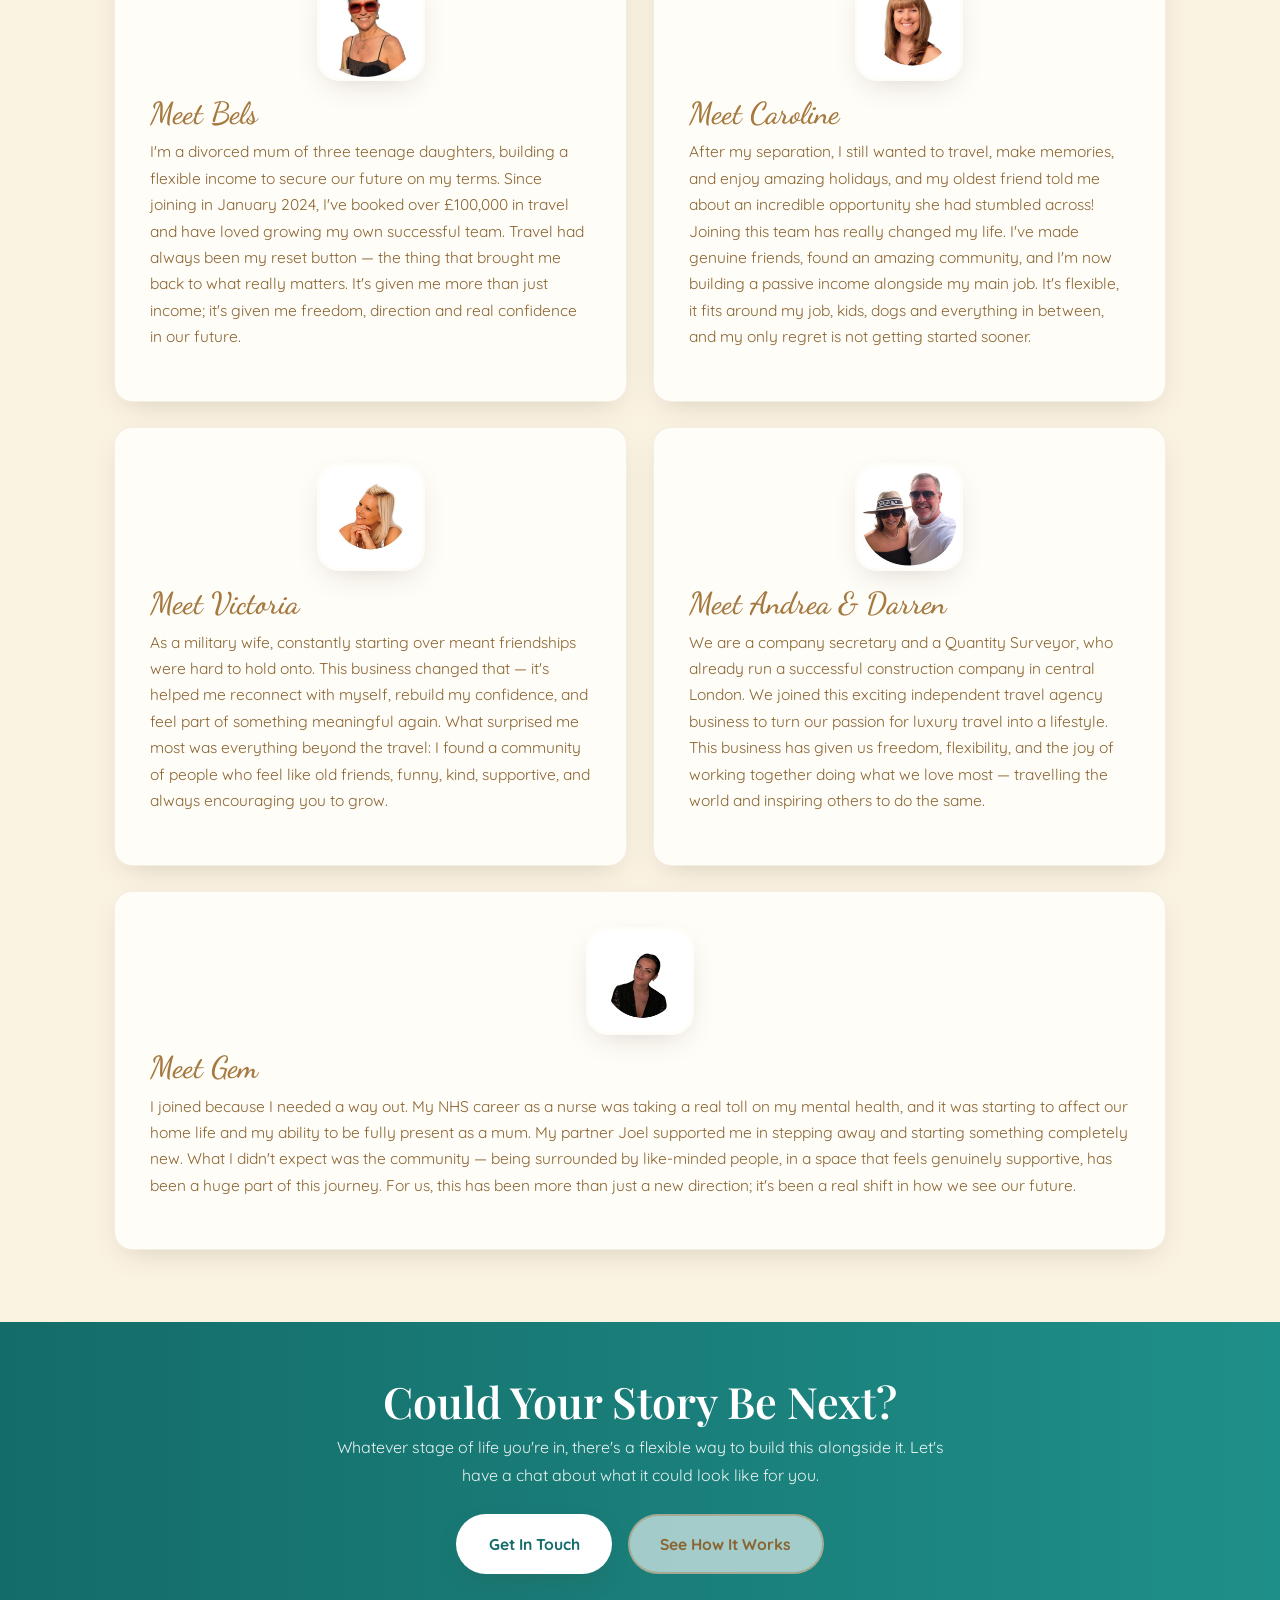
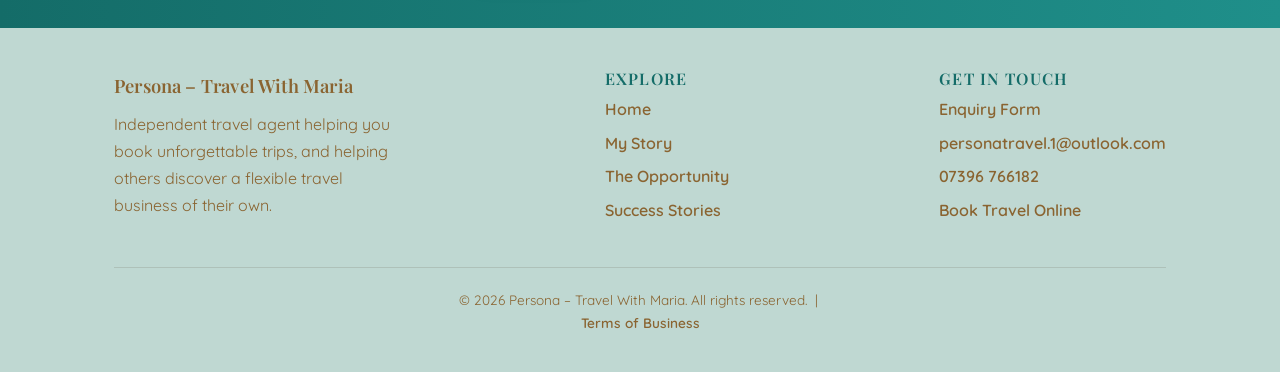
<file: success-stories.html>
<!DOCTYPE html>
<html lang="en">
<head>
<meta charset="UTF-8">
<meta name="viewport" content="width=device-width, initial-scale=1.0">
<title>Success Stories | Persona – Travel With Maria</title>
<meta name="description" content="Meet just some of the team who have found flexibility, income and community through the travel business opportunity.">
<link rel="stylesheet" href="style.css">
<meta property="og:type" content="website">
<meta property="og:title" content="Success Stories | Persona – Travel With Maria">
<meta property="og:description" content="Meet just some of the team who have found flexibility, income and community through the travel business opportunity.">
<meta property="og:image" content="https://personatravelwithmaria.github.io/Persona-travel-with-maria/images/community-team-red.jpg">
<meta property="og:url" content="https://personatravelwithmaria.github.io/Persona-travel-with-maria/success-stories.html">
<meta name="twitter:card" content="summary_large_image">
<meta name="twitter:title" content="Success Stories | Persona – Travel With Maria">
<meta name="twitter:description" content="Meet just some of the team who have found flexibility, income and community through the travel business opportunity.">
<meta name="twitter:image" content="https://personatravelwithmaria.github.io/Persona-travel-with-maria/images/community-team-red.jpg">
</head>
<body>

<header class="site-header">
  <div class="nav-wrap">
    <a href="index.html" class="brand">Persona – Travel With Maria<span>Travel Smarter · Dream Bigger · Live More</span></a>
    <button class="nav-toggle" aria-label="Menu" onclick="document.querySelector('.main-nav').classList.toggle('open')">☰</button>
    <nav class="main-nav">
      <a href="index.html">Home</a>
      <a href="about.html">My Story</a>
      <a href="opportunity.html">The Opportunity</a>
      <a href="success-stories.html" class="active">Success Stories</a>
      <a href="contact.html">Contact</a>
      <a href="https://personatravelwithmaria.inteletravel.uk" target="_blank" rel="noopener" class="cta-link">Book Travel</a>
    </nav>
  </div>
</header>

<section class="hero photo" style="padding-bottom:2.5rem;background-image:url('images/beach-palm-frame.jpg');">
  <div class="container hero-inner">
    <span class="eyebrow">Just Some Of The Team</span>
    <h1 style="font-size:clamp(2.2rem,4.5vw,3.2rem);">Success Stories</h1>
    <p class="sub" style="font-size:1.05rem;">Join a community of like-minded travel lovers who support, share ideas and celebrate every milestone together.</p>
  </div>
</section>

<div class="wave" aria-hidden="true">
  <svg viewBox="0 0 1200 70" preserveAspectRatio="none"><path d="M0,30 C200,70 400,0 600,30 C800,60 1000,10 1200,35 L1200,70 L0,70 Z" fill="#fbf3e2"/></svg>
</div>

<div class="container" style="padding-top:1rem;">
  <img src="images/community-team-red.jpg" alt="Our travel community together at a conference" style="width:100%;border-radius:var(--radius);box-shadow:var(--shadow);display:block;">
</div>

<section class="section cream">
  <div class="container">
    <div class="grid cols-2">

      <div class="testimonial">
        <img class="avatar-photo" src="images/team/petra.jpg" alt="Petra">
        <h3>Meet Petra</h3>
        <p>As a fashion freelancer and busy mum, life is full, so finding something that fits into small pockets of time was a gift. I jumped in and haven't looked back. Earning on my own holidays and getting access to competitive rates felt like travel's best kept secret, but it was the flexible, uncapped income that really caught my attention. Now I have effort based income, control over my hours and the freedom to work from anywhere. And honestly? The community is one of the best parts.</p>
      </div>

      <div class="testimonial">
        <img class="avatar-photo" src="images/team/nida.jpg" alt="Nida">
        <h3>Meet Nida</h3>
        <p>I'm a full time mum and former teacher. For a while I was unsure what I wanted to do next — nothing truly felt right, until I discovered this business. I had no prior experience as a travel agent, but the training is incredible: self paced, on demand, and it's given me the freedom I'd been searching for. I can now travel more with my family while earning a meaningful income, and I still have the time and flexibility to care for them the way I always have.</p>
      </div>

      <div class="testimonial">
        <img class="avatar-photo" src="images/team/bels.jpg" alt="Bels">
        <h3>Meet Bels</h3>
        <p>I'm a divorced mum of three teenage daughters, building a flexible income to secure our future on my terms. Since joining in January 2024, I've booked over £100,000 in travel and have loved growing my own successful team. Travel had always been my reset button — the thing that brought me back to what really matters. It's given me more than just income; it's given me freedom, direction and real confidence in our future.</p>
      </div>

      <div class="testimonial">
        <img class="avatar-photo" src="images/team/caroline.jpg" alt="Caroline">
        <h3>Meet Caroline</h3>
        <p>After my separation, I still wanted to travel, make memories, and enjoy amazing holidays, and my oldest friend told me about an incredible opportunity she had stumbled across! Joining this team has really changed my life. I've made genuine friends, found an amazing community, and I'm now building a passive income alongside my main job. It's flexible, it fits around my job, kids, dogs and everything in between, and my only regret is not getting started sooner.</p>
      </div>

      <div class="testimonial">
        <img class="avatar-photo" src="images/team/victoria.jpg" alt="Victoria">
        <h3>Meet Victoria</h3>
        <p>As a military wife, constantly starting over meant friendships were hard to hold onto. This business changed that — it's helped me reconnect with myself, rebuild my confidence, and feel part of something meaningful again. What surprised me most was everything beyond the travel: I found a community of people who feel like old friends, funny, kind, supportive, and always encouraging you to grow.</p>
      </div>

      <div class="testimonial">
        <img class="avatar-photo" src="images/team/andrea-darren.jpg" alt="Andrea and Darren">
        <h3>Meet Andrea &amp; Darren</h3>
        <p>We are a company secretary and a Quantity Surveyor, who already run a successful construction company in central London. We joined this exciting independent travel agency business to turn our passion for luxury travel into a lifestyle. This business has given us freedom, flexibility, and the joy of working together doing what we love most — travelling the world and inspiring others to do the same.</p>
      </div>

      <div class="testimonial" style="grid-column: 1 / -1;">
        <img class="avatar-photo" src="images/team/gem.jpg" alt="Gem">
        <h3>Meet Gem</h3>
        <p>I joined because I needed a way out. My NHS career as a nurse was taking a real toll on my mental health, and it was starting to affect our home life and my ability to be fully present as a mum. My partner Joel supported me in stepping away and starting something completely new. What I didn't expect was the community — being surrounded by like-minded people, in a space that feels genuinely supportive, has been a huge part of this journey. For us, this has been more than just a new direction; it's been a real shift in how we see our future.</p>
      </div>

    </div>
  </div>
</section>

<section class="strip">
  <h2>Could Your Story Be Next?</h2>
  <p>Whatever stage of life you're in, there's a flexible way to build this alongside it. Let's have a chat about what it could look like for you.</p>
  <div class="button-row">
    <a href="contact.html" class="btn btn-primary" style="background:#fff;color:var(--teal-deep);">Get In Touch</a>
    <a href="opportunity.html" class="btn btn-ghost">See How It Works</a>
  </div>
</section>

<footer class="site-footer">
  <div class="container">
    <div class="foot-grid">
      <div>
        <a href="index.html" class="brand" style="font-size:1.15rem;">Persona – Travel With Maria</a>
        <p style="margin-top:.6rem;max-width:280px;">Independent travel agent helping you book unforgettable trips, and helping others discover a flexible travel business of their own.</p>
      </div>
      <div>
        <h4>Explore</h4>
        <a href="index.html">Home</a>
        <a href="about.html">My Story</a>
        <a href="opportunity.html">The Opportunity</a>
        <a href="success-stories.html">Success Stories</a>
      </div>
      <div>
        <h4>Get In Touch</h4>
        <a href="contact.html">Enquiry Form</a>
        <a href="mailto:personatravel.1@outlook.com">personatravel.1@outlook.com</a>
        <a href="tel:+447396766182">07396 766182</a>
        <a href="https://personatravelwithmaria.inteletravel.uk" target="_blank" rel="noopener">Book Travel Online</a>
      </div>
    </div>
    <div class="foot-bottom">
      &copy; <span id="year"></span> Persona – Travel With Maria. All rights reserved. &nbsp;|&nbsp; <a href="terms.html">Terms of Business</a>
    </div>
  </div>
</footer>
<script>document.getElementById('year').textContent = new Date().getFullYear();</script>
</body>
</html>
</file>
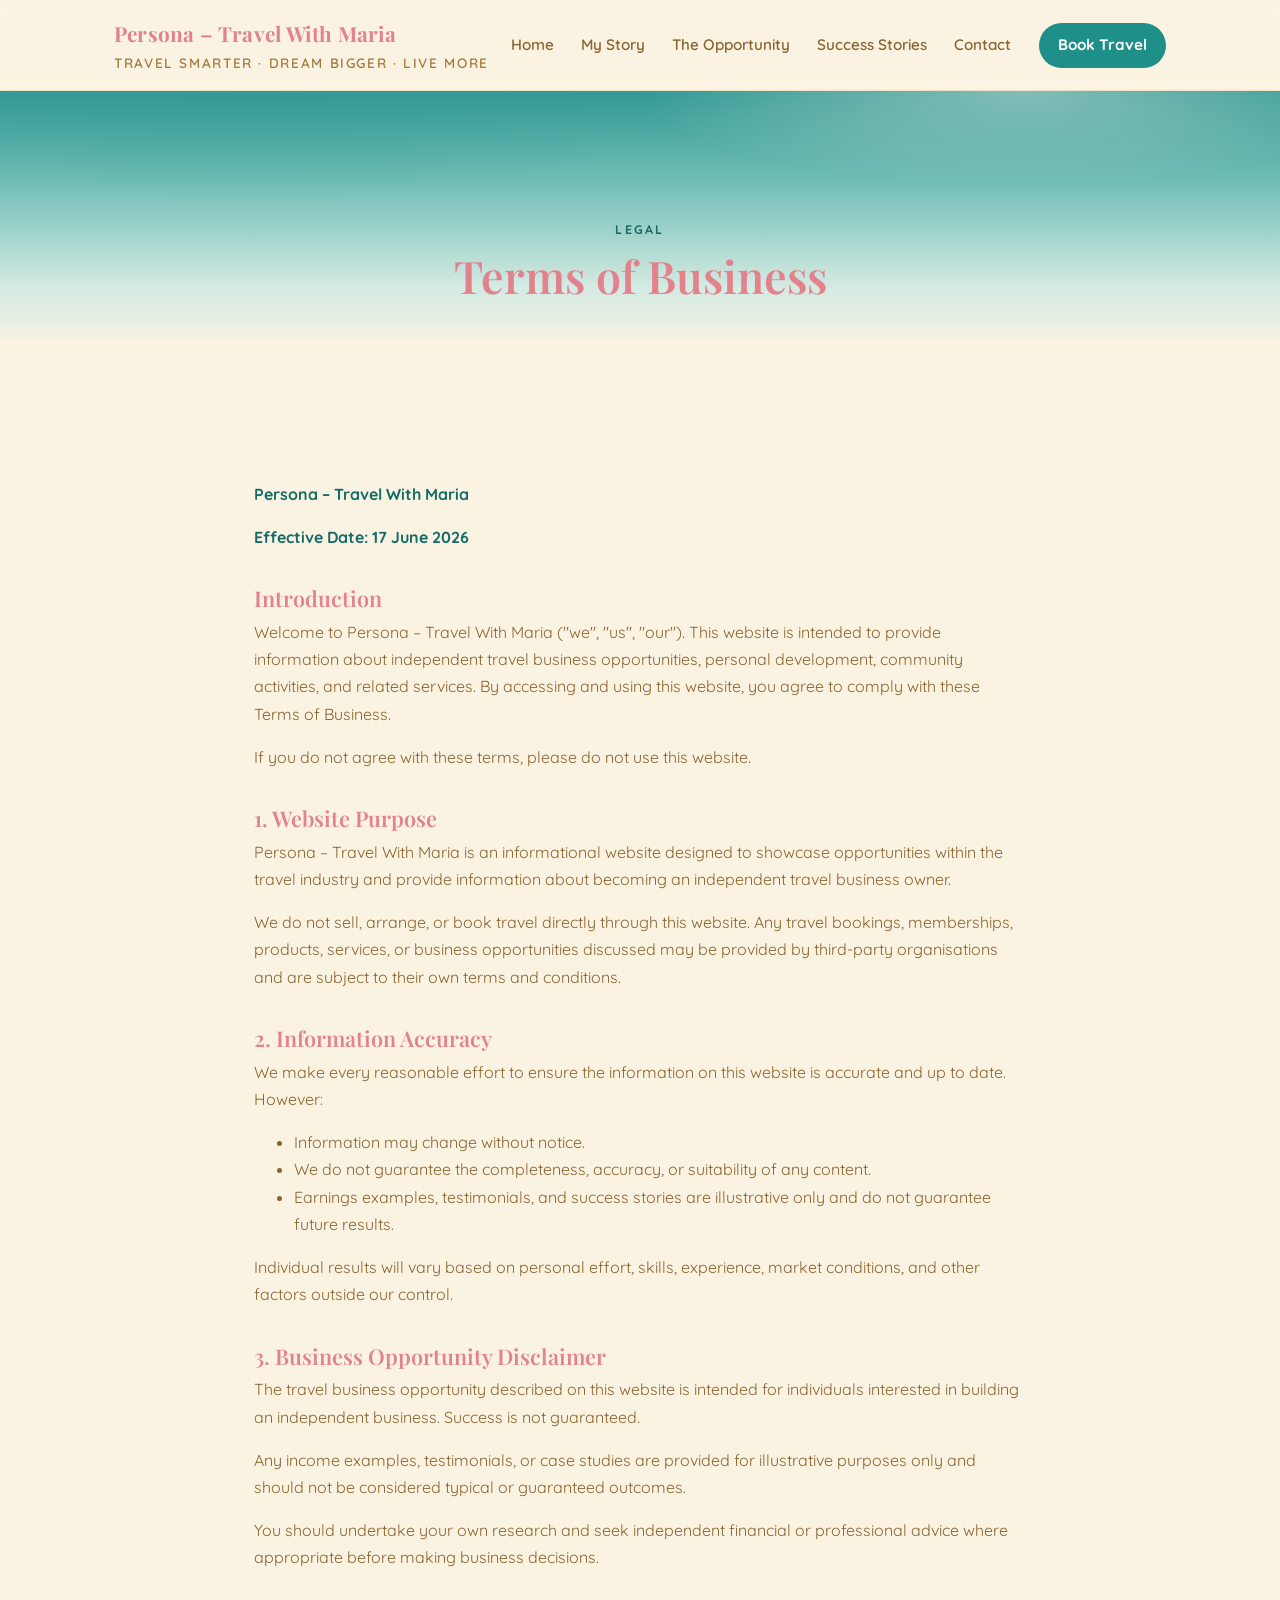
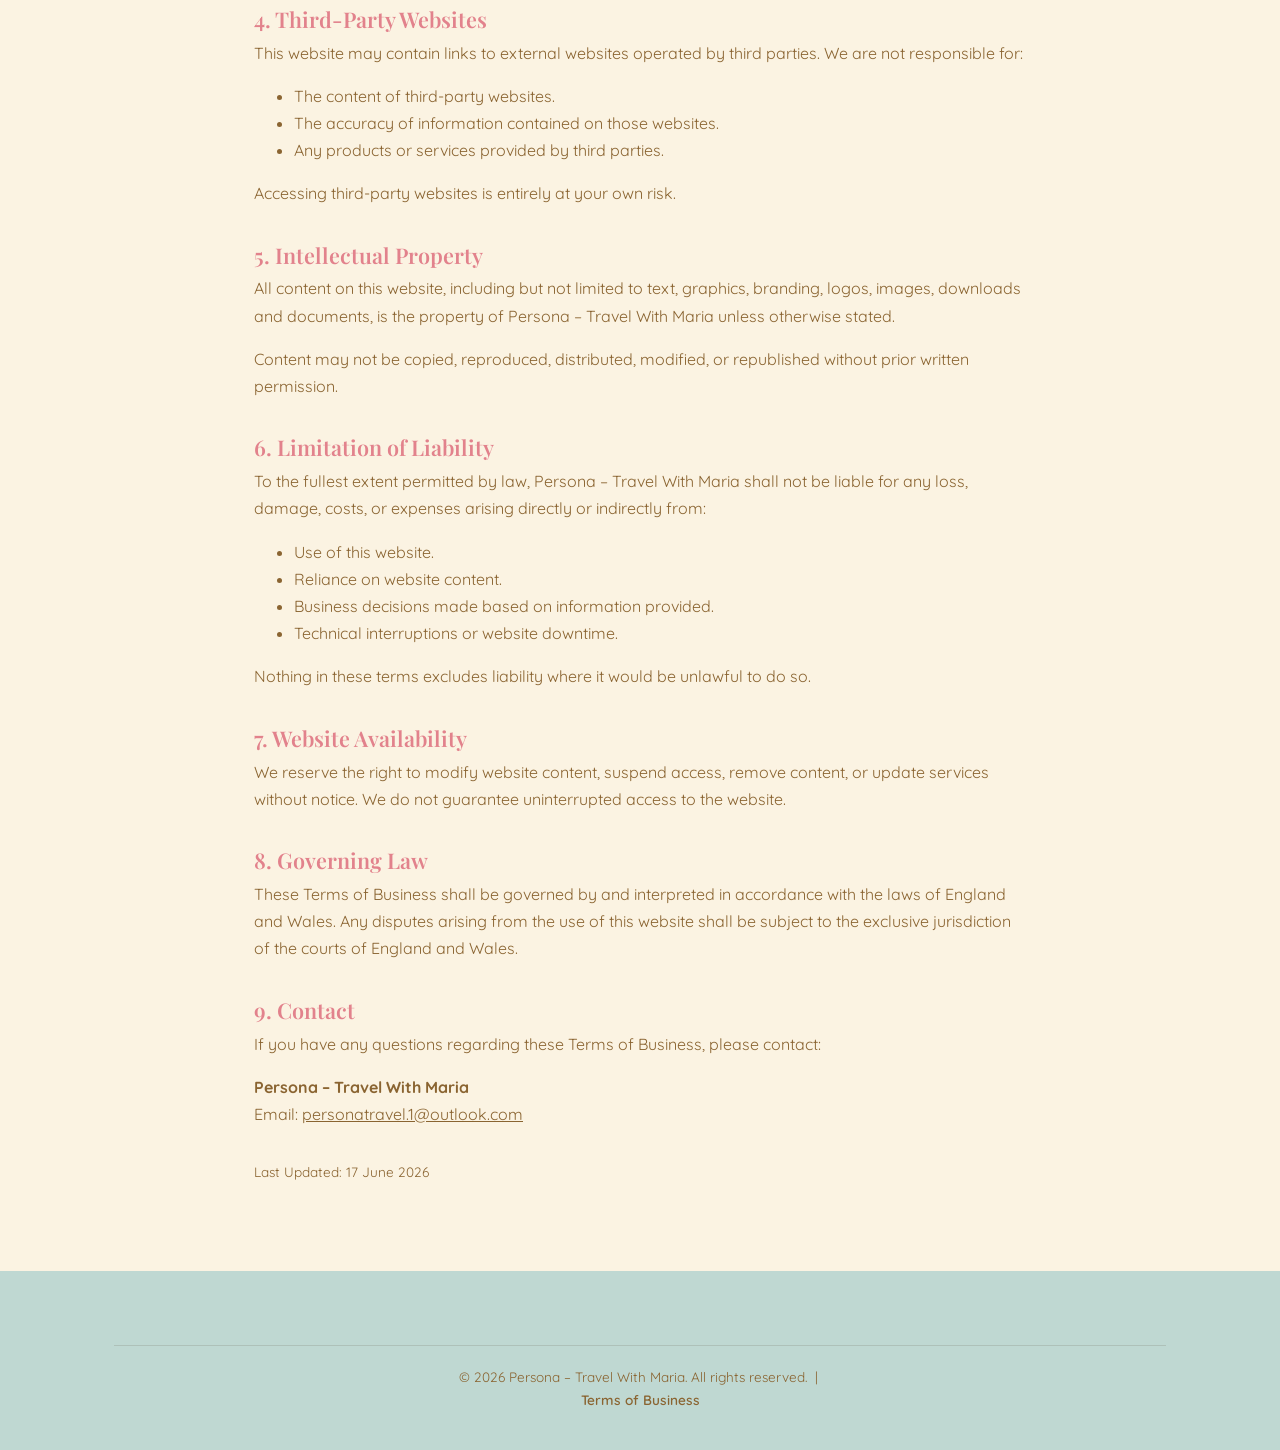
<file: terms.html>
<!DOCTYPE html>
<html lang="en">
<head>
<meta charset="UTF-8">
<meta name="viewport" content="width=device-width, initial-scale=1.0">
<title>Terms of Business | Persona – Travel With Maria</title>
<link rel="stylesheet" href="style.css">
<meta property="og:type" content="website">
<meta property="og:title" content="Terms of Business | Persona – Travel With Maria">
<meta property="og:description" content="Terms of Business for Persona – Travel With Maria.">
<meta property="og:image" content="https://personatravelwithmaria.github.io/Persona-travel-with-maria/images/beach-calm-horizon.jpg">
<meta property="og:url" content="https://personatravelwithmaria.github.io/Persona-travel-with-maria/terms.html">
<meta name="twitter:card" content="summary_large_image">
<meta name="twitter:title" content="Terms of Business | Persona – Travel With Maria">
<meta name="twitter:description" content="Terms of Business for Persona – Travel With Maria.">
<meta name="twitter:image" content="https://personatravelwithmaria.github.io/Persona-travel-with-maria/images/beach-calm-horizon.jpg">
</head>
<body>

<header class="site-header">
  <div class="nav-wrap">
    <a href="index.html" class="brand">Persona – Travel With Maria<span>Travel Smarter · Dream Bigger · Live More</span></a>
    <button class="nav-toggle" aria-label="Menu" onclick="document.querySelector('.main-nav').classList.toggle('open')">☰</button>
    <nav class="main-nav">
      <a href="index.html">Home</a>
      <a href="about.html">My Story</a>
      <a href="opportunity.html">The Opportunity</a>
      <a href="success-stories.html">Success Stories</a>
      <a href="contact.html">Contact</a>
      <a href="https://personatravelwithmaria.inteletravel.uk" target="_blank" rel="noopener" class="cta-link">Book Travel</a>
    </nav>
  </div>
</header>

<section class="hero" style="padding-bottom:2rem;">
  <div class="container hero-inner">
    <span class="eyebrow">Legal</span>
    <h1 style="font-size:clamp(2rem,4vw,2.8rem);">Terms of Business</h1>
  </div>
</section>

<div class="wave" aria-hidden="true">
  <svg viewBox="0 0 1200 70" preserveAspectRatio="none"><path d="M0,30 C200,70 400,0 600,30 C800,60 1000,10 1200,35 L1200,70 L0,70 Z" fill="#fbf3e2"/></svg>
</div>

<section class="section cream">
  <div class="container legal" style="max-width:820px;">

    <p class="meta">Persona – Travel With Maria</p>
    <p class="meta">Effective Date: 17 June 2026</p>

    <h2>Introduction</h2>
    <p>Welcome to Persona – Travel With Maria ("we", "us", "our"). This website is intended to provide information about independent travel business opportunities, personal development, community activities, and related services. By accessing and using this website, you agree to comply with these Terms of Business.</p>
    <p>If you do not agree with these terms, please do not use this website.</p>

    <h2>1. Website Purpose</h2>
    <p>Persona – Travel With Maria is an informational website designed to showcase opportunities within the travel industry and provide information about becoming an independent travel business owner.</p>
    <p>We do not sell, arrange, or book travel directly through this website. Any travel bookings, memberships, products, services, or business opportunities discussed may be provided by third-party organisations and are subject to their own terms and conditions.</p>

    <h2>2. Information Accuracy</h2>
    <p>We make every reasonable effort to ensure the information on this website is accurate and up to date. However:</p>
    <ul>
      <li>Information may change without notice.</li>
      <li>We do not guarantee the completeness, accuracy, or suitability of any content.</li>
      <li>Earnings examples, testimonials, and success stories are illustrative only and do not guarantee future results.</li>
    </ul>
    <p>Individual results will vary based on personal effort, skills, experience, market conditions, and other factors outside our control.</p>

    <h2>3. Business Opportunity Disclaimer</h2>
    <p>The travel business opportunity described on this website is intended for individuals interested in building an independent business. Success is not guaranteed.</p>
    <p>Any income examples, testimonials, or case studies are provided for illustrative purposes only and should not be considered typical or guaranteed outcomes.</p>
    <p>You should undertake your own research and seek independent financial or professional advice where appropriate before making business decisions.</p>

    <h2>4. Third-Party Websites</h2>
    <p>This website may contain links to external websites operated by third parties. We are not responsible for:</p>
    <ul>
      <li>The content of third-party websites.</li>
      <li>The accuracy of information contained on those websites.</li>
      <li>Any products or services provided by third parties.</li>
    </ul>
    <p>Accessing third-party websites is entirely at your own risk.</p>

    <h2>5. Intellectual Property</h2>
    <p>All content on this website, including but not limited to text, graphics, branding, logos, images, downloads and documents, is the property of Persona – Travel With Maria unless otherwise stated.</p>
    <p>Content may not be copied, reproduced, distributed, modified, or republished without prior written permission.</p>

    <h2>6. Limitation of Liability</h2>
    <p>To the fullest extent permitted by law, Persona – Travel With Maria shall not be liable for any loss, damage, costs, or expenses arising directly or indirectly from:</p>
    <ul>
      <li>Use of this website.</li>
      <li>Reliance on website content.</li>
      <li>Business decisions made based on information provided.</li>
      <li>Technical interruptions or website downtime.</li>
    </ul>
    <p>Nothing in these terms excludes liability where it would be unlawful to do so.</p>

    <h2>7. Website Availability</h2>
    <p>We reserve the right to modify website content, suspend access, remove content, or update services without notice. We do not guarantee uninterrupted access to the website.</p>

    <h2>8. Governing Law</h2>
    <p>These Terms of Business shall be governed by and interpreted in accordance with the laws of England and Wales. Any disputes arising from the use of this website shall be subject to the exclusive jurisdiction of the courts of England and Wales.</p>

    <h2>9. Contact</h2>
    <p>If you have any questions regarding these Terms of Business, please contact:</p>
    <p><strong>Persona – Travel With Maria</strong><br>
    Email: <a href="mailto:personatravel.1@outlook.com">personatravel.1@outlook.com</a></p>

    <p style="margin-top:2rem;font-size:.85rem;">Last Updated: 17 June 2026</p>
  </div>
</section>

<footer class="site-footer">
  <div class="container">
    <div class="foot-bottom">
      &copy; <span id="year"></span> Persona – Travel With Maria. All rights reserved. &nbsp;|&nbsp; <a href="terms.html">Terms of Business</a>
    </div>
  </div>
</footer>
<script>document.getElementById('year').textContent = new Date().getFullYear();</script>
</body>
</html>
</file>
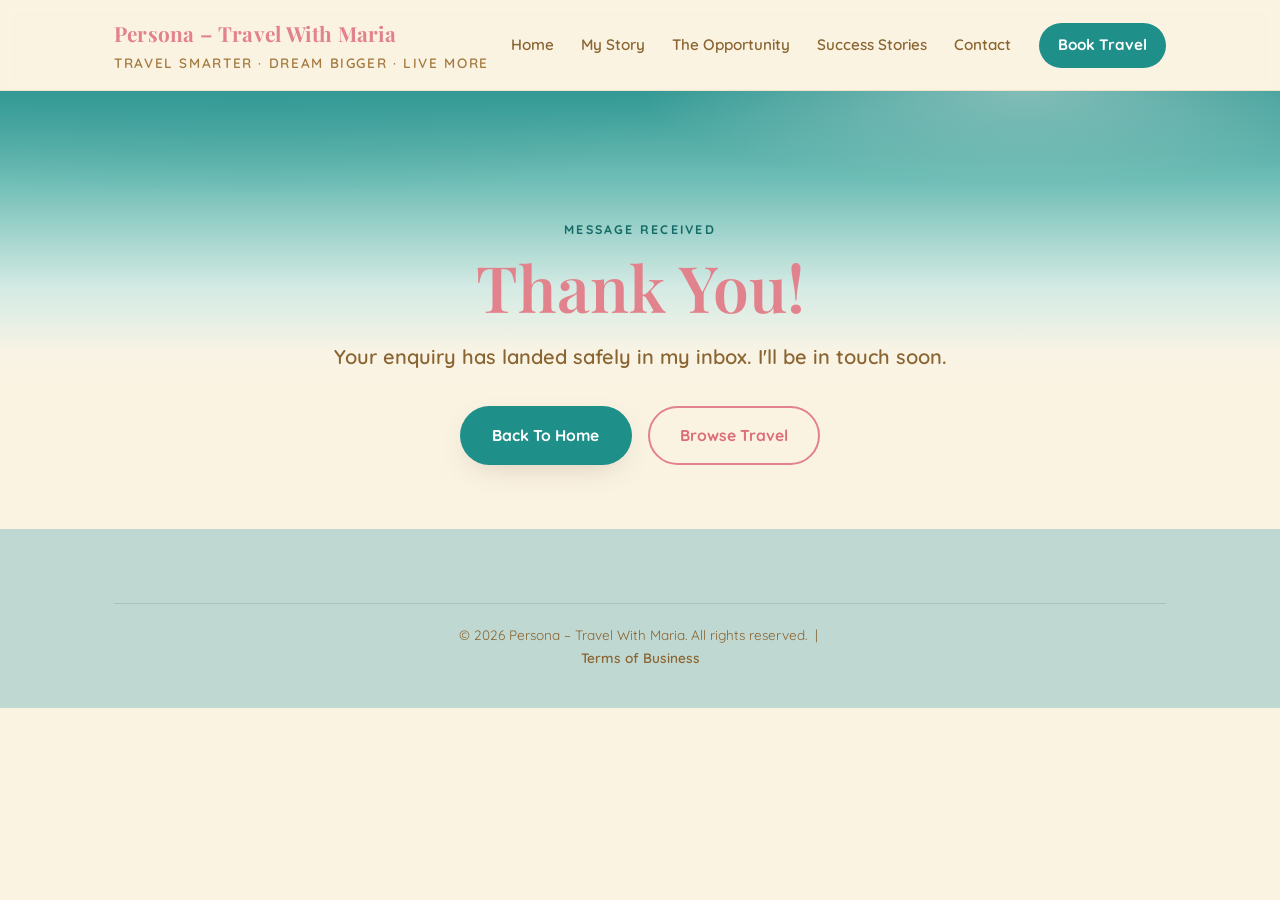
<file: thank-you.html>
<!DOCTYPE html>
<html lang="en">
<head>
<meta charset="UTF-8">
<meta name="viewport" content="width=device-width, initial-scale=1.0">
<title>Thank You | Persona – Travel With Maria</title>
<link rel="stylesheet" href="style.css">
</head>
<body>
<header class="site-header">
  <div class="nav-wrap">
    <a href="index.html" class="brand">Persona – Travel With Maria<span>Travel Smarter · Dream Bigger · Live More</span></a>
    <nav class="main-nav">
      <a href="index.html">Home</a>
      <a href="about.html">My Story</a>
      <a href="opportunity.html">The Opportunity</a>
      <a href="success-stories.html">Success Stories</a>
      <a href="contact.html">Contact</a>
      <a href="https://personatravelwithmaria.inteletravel.uk" target="_blank" rel="noopener" class="cta-link">Book Travel</a>
    </nav>
  </div>
</header>

<section class="hero">
  <div class="container hero-inner">
    <span class="eyebrow">Message Received</span>
    <h1>Thank You!</h1>
    <p class="sub">Your enquiry has landed safely in my inbox. I'll be in touch soon.</p>
    <div class="button-row">
      <a href="index.html" class="btn btn-primary">Back To Home</a>
      <a href="https://personatravelwithmaria.inteletravel.uk" target="_blank" rel="noopener" class="btn btn-outline">Browse Travel</a>
    </div>
  </div>
</section>

<footer class="site-footer">
  <div class="container">
    <div class="foot-bottom">
      &copy; <span id="year"></span> Persona – Travel With Maria. All rights reserved. &nbsp;|&nbsp; <a href="terms.html">Terms of Business</a>
    </div>
  </div>
</footer>
<script>document.getElementById('year').textContent = new Date().getFullYear();</script>
</body>
</html>
</file>
<file: style.css>
/* ============================================
   Persona – Travel With Maria
   Shared stylesheet
   ============================================ */

@import url('https://fonts.googleapis.com/css2?family=Playfair+Display:ital,wght@0,500;0,600;0,700;1,500&family=Quicksand:wght@400;500;600;700&family=Dancing+Script:wght@600;700&display=swap');

:root{
  --cream: #fbf3e2;
  --cream-soft: #f6ebd6;
  --white: #fffdf8;
  --coral: #e2828c;
  --coral-deep: #dd6e77;
  --gold: #a5793f;
  --gold-dark: #8a6431;
  --sage: #bfd8d2;
  --sage-deep: #a9cbc3;
  --teal: #1f8f8a;
  --teal-deep: #146c68;
  --ink: #4a3c29;
  --shadow: 0 10px 30px -12px rgba(74,60,41,0.25);
  --radius: 18px;
}

*{ box-sizing: border-box; }

html{ scroll-behavior: smooth; }

body{
  margin: 0;
  font-family: 'Quicksand', sans-serif;
  color: var(--ink);
  background: var(--cream);
  line-height: 1.7;
  -webkit-font-smoothing: antialiased;
}

h1,h2,h3,h4{
  font-family: 'Playfair Display', serif;
  color: var(--coral);
  font-weight: 600;
  margin: 0 0 .5rem;
  line-height: 1.15;
}

h1{ font-size: clamp(2.4rem, 5vw, 4rem); }
h2{ font-size: clamp(1.9rem, 4vw, 2.7rem); }
h3{ font-size: 1.4rem; }

p{ margin: 0 0 1rem; color: var(--gold-dark); }

a{ color: inherit; }

.script{
  font-family: 'Dancing Script', cursive;
  color: var(--teal-deep);
}

.eyebrow{
  text-transform: uppercase;
  letter-spacing: .18em;
  font-size: .78rem;
  font-weight: 700;
  color: var(--teal-deep);
  display: block;
  margin-bottom: .6rem;
}

.container{
  max-width: 1100px;
  margin: 0 auto;
  padding: 0 1.5rem;
}

.section{
  padding: 4.5rem 0;
}
.section.tight{ padding: 3rem 0; }
.section.cream{ background: var(--cream); }
.section.soft{ background: var(--cream-soft); }
.section.white{ background: var(--white); }

.center{ text-align: center; }

.divider{
  border: none;
  border-top: 1px solid rgba(165,121,63,0.35);
  width: 120px;
  margin: 1.2rem auto 1.6rem;
  position: relative;
}
.divider.left{ margin-left: 0; }
.divider::after{
  content: "✦";
  position: absolute;
  top: -11px; left: 50%;
  transform: translateX(-50%);
  background: inherit;
  color: var(--gold);
  font-size: .8rem;
  padding: 0 .4rem;
}
.section.cream .divider::after{ background: var(--cream); }
.section.soft .divider::after{ background: var(--cream-soft); }
.section.white .divider::after{ background: var(--white); }

/* ---------- Wave divider (signature motif) ---------- */
.wave{
  display:block;
  width: 100%;
  height: 70px;
  line-height: 0;
}
.wave svg{ width:100%; height:100%; display:block; }

/* ---------- Header / Nav ---------- */
header.site-header{
  position: sticky;
  top: 0;
  z-index: 100;
  background: rgba(251,243,226,0.92);
  backdrop-filter: blur(6px);
  border-bottom: 1px solid rgba(165,121,63,0.15);
}
.nav-wrap{
  max-width: 1100px;
  margin: 0 auto;
  padding: 1rem 1.5rem;
  display: flex;
  align-items: center;
  justify-content: space-between;
  gap: 1rem;
}
.brand{
  font-family: 'Playfair Display', serif;
  color: var(--coral);
  font-size: 1.3rem;
  font-weight: 700;
  text-decoration: none;
  letter-spacing: .01em;
}
.brand span{ color: var(--gold); font-family:'Quicksand',sans-serif; font-weight:600; font-size:.85rem; display:block; letter-spacing:.12em; text-transform:uppercase;}
nav.main-nav{
  display: flex;
  align-items: center;
  gap: 1.7rem;
  flex-wrap: wrap;
}
nav.main-nav a{
  text-decoration: none;
  font-weight: 600;
  font-size: .95rem;
  color: var(--gold-dark);
  position: relative;
  padding: .2rem 0;
}
nav.main-nav a:hover, nav.main-nav a.active{ color: var(--teal-deep); }
nav.main-nav a.cta-link{
  background: var(--teal);
  color: #fff !important;
  padding: .6rem 1.2rem;
  border-radius: 999px;
  font-weight: 700;
}
nav.main-nav a.cta-link:hover{ background: var(--teal-deep); }

.nav-toggle{ display:none; }

/* ---------- Hero ---------- */
.hero{
  position: relative;
  padding: 5.5rem 0 4rem;
  background: linear-gradient(180deg, #eaf6f4 0%, var(--cream) 70%);
  overflow: hidden;
  text-align: center;
}
.hero::before{
  content:"";
  position:absolute; inset:0 0 auto 0; height: 260px;
  background:
    radial-gradient(60% 70% at 20% 0%, rgba(31,143,138,0.35), transparent 60%),
    radial-gradient(50% 60% at 80% 0%, rgba(191,216,210,0.55), transparent 60%),
    linear-gradient(180deg, #1f8f8a 0%, #63b9b1 35%, #cfe9e3 75%, rgba(251,243,226,0) 100%);
  opacity: .9;
}
.hero-inner{ position: relative; z-index: 2; max-width: 780px; margin: 0 auto; padding-top: 2.5rem;}
.hero .eyebrow{ color: var(--teal-deep); }
.hero h1{ margin-bottom: .3rem; }
.hero .sub{
  font-family: 'Quicksand', sans-serif;
  color: var(--gold-dark);
  font-size: 1.25rem;
  font-weight: 600;
  margin: 1rem 0 2rem;
}

/* ---------- Photo hero variant ---------- */
.hero.photo{
  background-size: cover;
  background-position: center;
  padding: 7rem 0 5.5rem;
}
.hero.photo::before{
  background: linear-gradient(180deg, rgba(20,60,58,.55) 0%, rgba(20,60,58,.45) 45%, rgba(251,243,226,0.97) 100%);
  height: 100%;
  opacity: 1;
}
.hero.photo .eyebrow{ color: #eaf6f4; }
.hero.photo h1{ color: #fff; text-shadow: 0 2px 18px rgba(0,0,0,.25); }
.hero.photo .sub{ color: #fdf8ea; }

/* ---------- Full-bleed photo banner (mid page) ---------- */
.photo-banner{
  position: relative;
  background-size: cover;
  background-position: center;
  padding: 4.5rem 1.5rem;
  text-align: center;
  color: #fff;
}
.photo-banner::before{
  content:"";
  position:absolute; inset:0;
  background: linear-gradient(90deg, rgba(20,60,58,.72), rgba(31,143,138,.42));
}
.photo-banner > *{ position: relative; z-index: 2; }
.photo-banner h2{ color: #fff; text-shadow: 0 2px 14px rgba(0,0,0,.25); }
.photo-banner p{ color: rgba(255,255,255,.92); max-width: 640px; margin: 0 auto 1.5rem; }
.button-row{
  display: flex;
  gap: 1rem;
  justify-content: center;
  flex-wrap: wrap;
}

/* ---------- Buttons ---------- */
.btn{
  display: inline-block;
  padding: .9rem 1.9rem;
  border-radius: 999px;
  font-weight: 700;
  text-decoration: none;
  font-size: .98rem;
  border: 2px solid transparent;
  transition: transform .15s ease, box-shadow .15s ease, background .15s ease;
  cursor: pointer;
}
.btn:hover{ transform: translateY(-2px); }
.btn-primary{ background: var(--teal); color: #fff; box-shadow: var(--shadow); }
.btn-primary:hover{ background: var(--teal-deep); }
.btn-outline{ background: transparent; border-color: var(--coral); color: var(--coral-deep); }
.btn-outline:hover{ background: var(--coral); color: #fff; }
.btn-ghost{ background: rgba(255,255,255,0.6); border-color: rgba(165,121,63,.4); color: var(--gold-dark); }

/* ---------- Cards / Grids ---------- */
.grid{
  display: grid;
  gap: 1.6rem;
}
.grid.cols-2{ grid-template-columns: repeat(2, 1fr); }
.grid.cols-3{ grid-template-columns: repeat(3, 1fr); }
.grid.cols-4{ grid-template-columns: repeat(4, 1fr); }

.card{
  background: var(--white);
  border-radius: var(--radius);
  padding: 2rem 1.8rem;
  box-shadow: var(--shadow);
  border: 1px solid rgba(165,121,63,.12);
}
.card h3{ color: var(--coral); }
.card .icon{ font-size: 1.9rem; display:block; margin-bottom: .7rem; }

.pill{
  display:inline-block;
  background: var(--cream-soft);
  color: var(--gold-dark);
  border: 1px solid rgba(165,121,63,.3);
  border-radius: 999px;
  padding: .5rem 1.1rem;
  font-weight: 600;
  font-size: .92rem;
  margin: .25rem;
}

.avatar{
  width: 76px; height: 76px;
  border-radius: 50%;
  background: linear-gradient(135deg, var(--teal), var(--sage-deep));
  color: #fff;
  display:flex; align-items:center; justify-content:center;
  font-family:'Playfair Display',serif;
  font-size: 1.6rem;
  font-weight: 700;
  margin: 0 auto 1rem;
  box-shadow: var(--shadow);
}
.avatar-photo{
  width: 108px; height: 108px;
  border-radius: 22px;
  object-fit: cover;
  display: block;
  margin: 0 auto 1rem;
  box-shadow: var(--shadow);
  border: 3px solid var(--white);
  background: var(--cream-soft);
}

/* ---------- Banner strips ---------- */
.strip{
  background: linear-gradient(90deg, var(--teal-deep), var(--teal));
  color: #fff;
  text-align: center;
  padding: 3.4rem 1.5rem;
}
.strip h2{ color: #fff; }
.strip p{ color: rgba(255,255,255,.9); max-width: 640px; margin: 0 auto 1.6rem; }

.sage-band{ background: var(--sage); height: 60px; }

/* ---------- FAQ ---------- */
details.faq{
  background: var(--white);
  border-radius: 14px;
  padding: 1.1rem 1.4rem;
  margin-bottom: .9rem;
  border: 1px solid rgba(165,121,63,.15);
  box-shadow: var(--shadow);
}
details.faq summary{
  cursor: pointer;
  font-weight: 700;
  color: var(--coral-deep);
  font-family:'Playfair Display',serif;
  font-size: 1.05rem;
  list-style: none;
}
details.faq summary::-webkit-details-marker{ display:none; }
details.faq summary::after{
  content: "+";
  float: right;
  color: var(--teal);
  font-weight: 700;
  font-size: 1.2rem;
}
details.faq[open] summary::after{ content: "–"; }
details.faq p{ margin-top: .8rem; }

/* ---------- Testimonial ---------- */
.testimonial{
  background: var(--white);
  border-radius: var(--radius);
  padding: 2.2rem;
  box-shadow: var(--shadow);
  border: 1px solid rgba(165,121,63,.12);
}
.testimonial h3{ font-family:'Dancing Script',cursive; font-size:1.9rem; color: var(--gold); margin-bottom: .4rem;}
.testimonial p{ font-size: .97rem; }

/* ---------- Footer ---------- */
footer.site-footer{
  background: var(--sage);
  padding: 2.6rem 0 2rem;
  color: var(--gold-dark);
}
footer.site-footer .foot-grid{
  display:flex; flex-wrap:wrap; gap: 2rem; justify-content: space-between; align-items:flex-start;
}
footer.site-footer h4{ color: var(--teal-deep); font-size:1rem; text-transform:uppercase; letter-spacing:.08em; }
footer.site-footer a{ text-decoration:none; color: var(--gold-dark); display:block; margin-bottom:.4rem; font-weight:600;}
footer.site-footer a:hover{ color: var(--teal-deep); }
.foot-bottom{
  text-align:center;
  margin-top: 2rem;
  padding-top: 1.2rem;
  border-top: 1px solid rgba(74,60,41,.15);
  font-size: .85rem;
}
.foot-bottom a{ display:inline; color: var(--teal-deep); }

/* ---------- Forms ---------- */
form.enquiry{
  background: var(--white);
  border-radius: var(--radius);
  padding: 2.4rem;
  box-shadow: var(--shadow);
  border: 1px solid rgba(165,121,63,.12);
  max-width: 640px;
  margin: 0 auto;
}
.field{ margin-bottom: 1.3rem; }
.field label{
  display:block;
  font-weight: 700;
  color: var(--gold-dark);
  margin-bottom: .4rem;
  font-size: .92rem;
}
.field input, .field select, .field textarea{
  width: 100%;
  padding: .8rem 1rem;
  border-radius: 10px;
  border: 1.5px solid rgba(165,121,63,.35);
  background: var(--cream-soft);
  font-family: 'Quicksand', sans-serif;
  font-size: .97rem;
  color: var(--ink);
}
.field textarea{ min-height: 130px; resize: vertical; }
.field input:focus, .field select:focus, .field textarea:focus{
  outline: 3px solid rgba(31,143,138,.35);
  border-color: var(--teal);
}
.contact-info{
  display:flex; gap: 1.4rem; flex-wrap: wrap; justify-content:center; margin: 1.6rem 0 2.6rem;
}
.contact-info .item{
  background: var(--white);
  border-radius: 14px;
  padding: 1.1rem 1.6rem;
  box-shadow: var(--shadow);
  font-weight: 700;
  color: var(--teal-deep);
  text-decoration: none;
  border: 1px solid rgba(165,121,63,.12);
}
.contact-info .item span{ display:block; color: var(--gold-dark); font-weight:600; font-size:.8rem; text-transform:uppercase; letter-spacing:.06em; }

/* ---------- Terms page ---------- */
.legal h2{ margin-top: 2.2rem; font-size: 1.35rem; }
.legal ul{ color: var(--gold-dark); }
.legal p, .legal li{ color: var(--gold-dark); }
.legal .meta{ color: var(--teal-deep); font-weight: 700; }

/* ---------- Responsive ---------- */
@media (max-width: 860px){
  .grid.cols-2, .grid.cols-3, .grid.cols-4{ grid-template-columns: 1fr; }
  .contact-info{ flex-direction: column; align-items: stretch; }
}
@media (max-width: 720px){
  nav.main-nav{
    position: fixed; inset: 64px 0 auto auto;
    flex-direction: column;
    background: var(--cream);
    width: 220px;
    padding: 1.2rem;
    border-radius: 0 0 0 14px;
    box-shadow: var(--shadow);
    align-items: flex-start;
    transform: translateX(110%);
    transition: transform .25s ease;
  }
  nav.main-nav.open{ transform: translateX(0); }
  .nav-toggle{
    display:block;
    background:none; border:none; font-size:1.6rem; color:var(--coral); cursor:pointer;
  }
}
</file>
